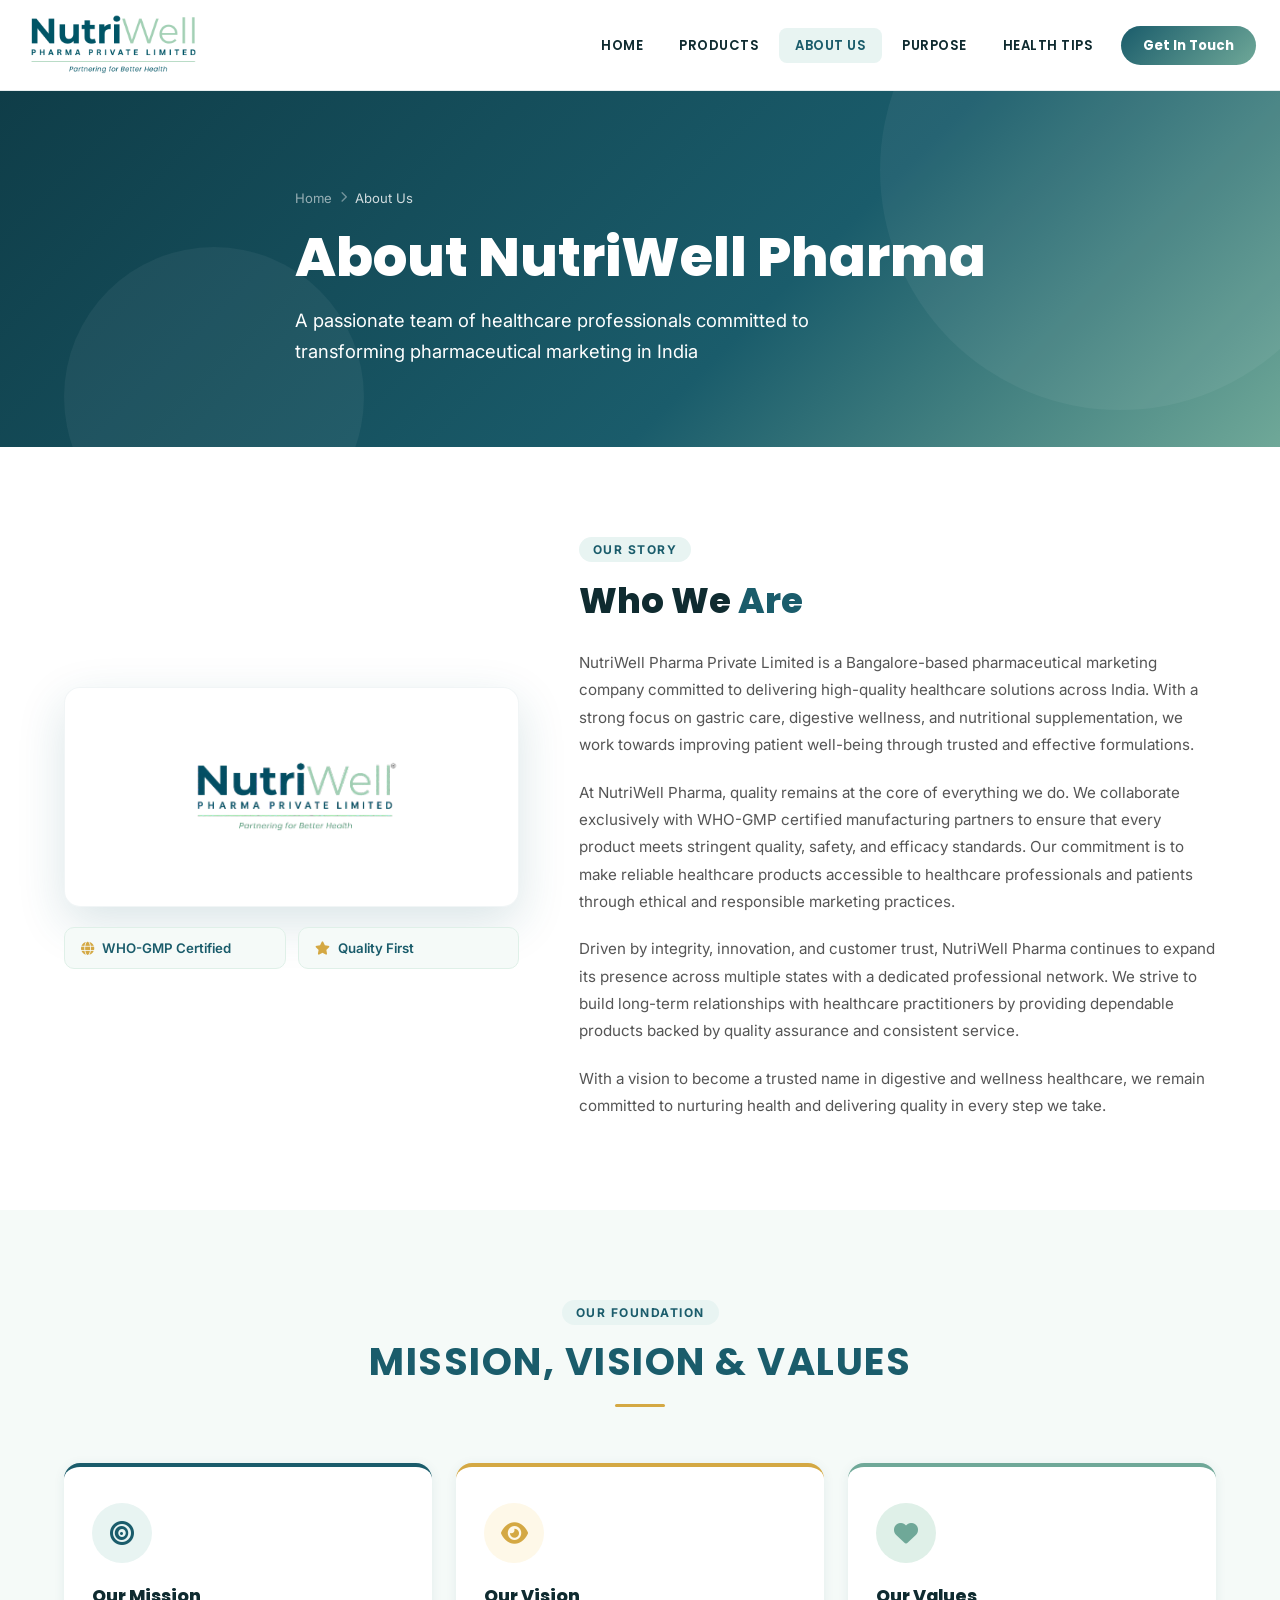
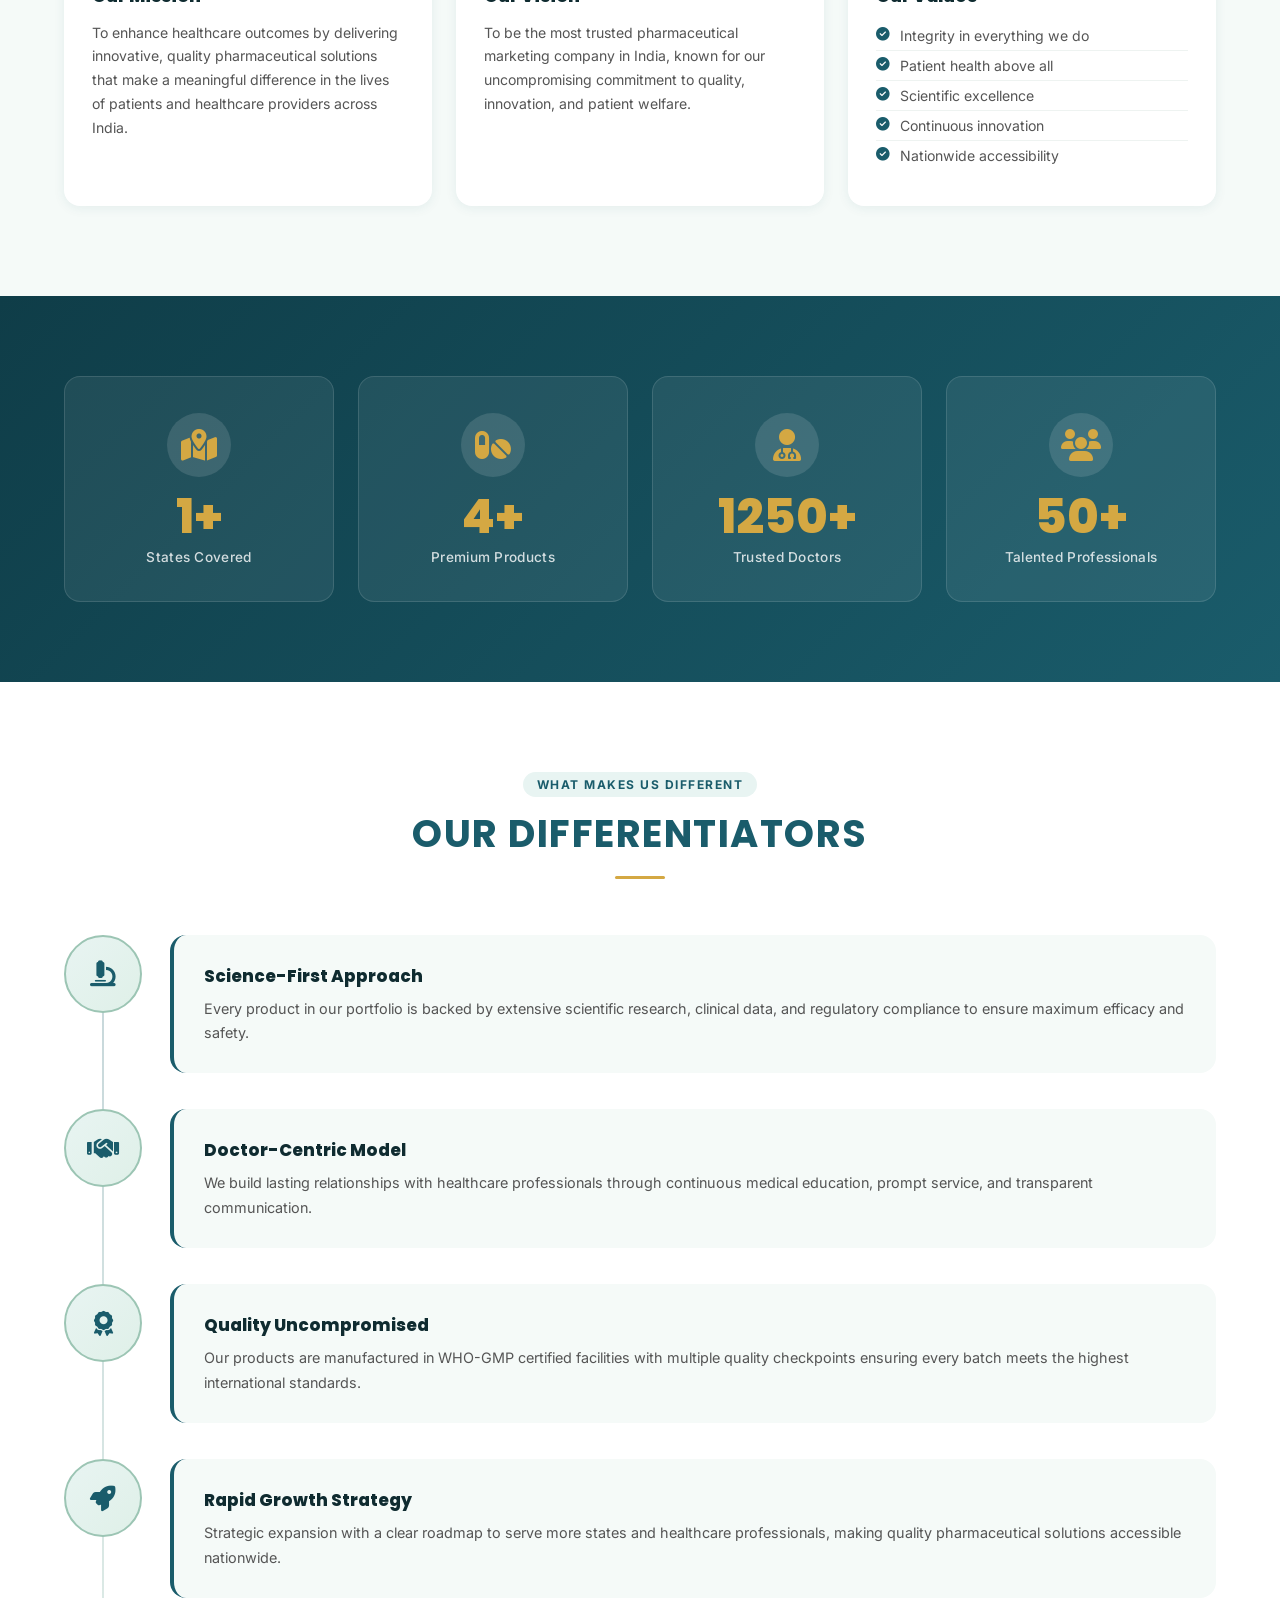
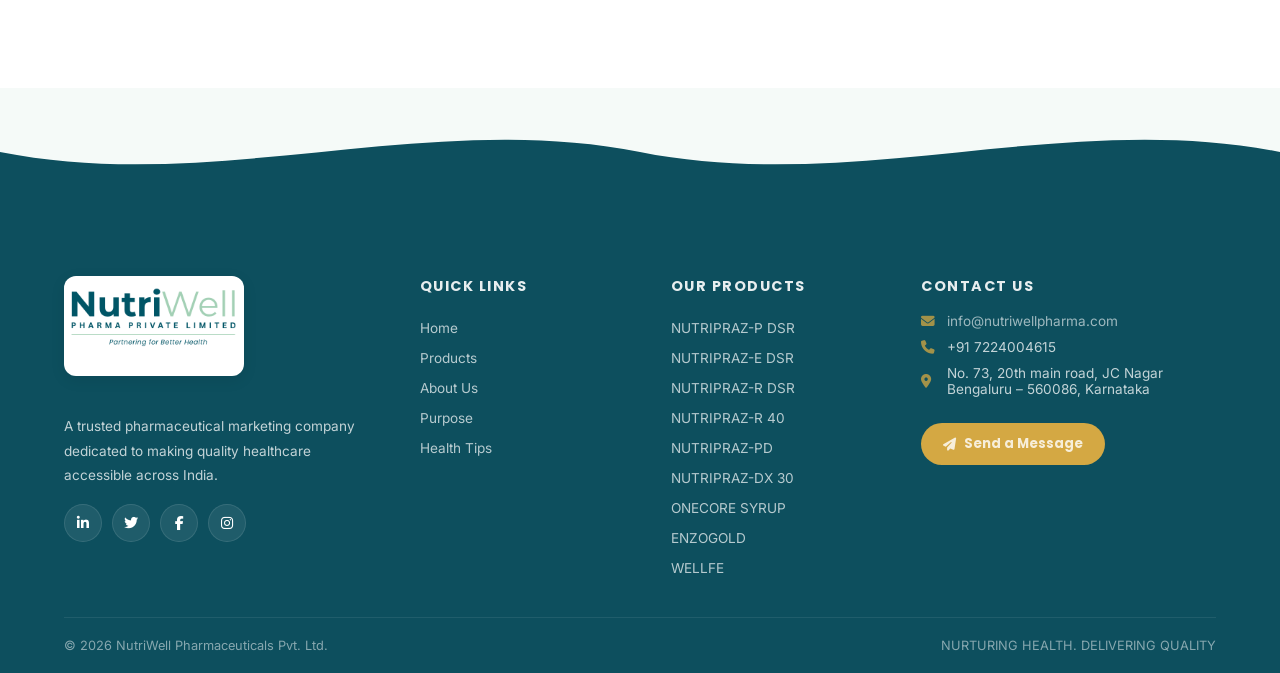
<file: about.html>
<!DOCTYPE html>
<html lang="en">
<head>
  <meta charset="UTF-8" />
  <meta name="viewport" content="width=device-width, initial-scale=1.0" />

  <!-- ===== PRIMARY SEO ===== -->
  <title>About Us — NutriWell Pharma Private Limited</title>
  <meta name="description" content="Learn about NutriWell Pharma Private Limited — a Bangalore-based pharmaceutical marketing company committed to WHO-GMP quality healthcare. Our story, mission, vision and values." />
  <meta name="keywords" content="NutriWell Pharma about, pharmaceutical company Bangalore, WHO-GMP certified, healthcare mission, pharmaceutical marketing India" />
  <meta name="author" content="NutriWell Pharma Private Limited" />
  <meta name="robots" content="index, follow" />
  <link rel="canonical" href="https://www.nutriwellpharma.com/about.html" />

  <!-- ===== FAVICON ===== -->
  <link rel="icon" type="image/x-icon" href="images/favicon.ico" />
  <link rel="icon" type="image/png" sizes="16x16" href="images/favicon-16x16.png" />
  <link rel="icon" type="image/png" sizes="32x32" href="images/favicon-32x32.png" />
  <link rel="apple-touch-icon" sizes="180x180" href="images/apple-touch-icon.png" />
  <link rel="manifest" href="images/site.webmanifest" />
  <meta name="theme-color" content="#0d4f5e" />
  <meta name="msapplication-TileColor" content="#0d4f5e" />
  <meta name="msapplication-TileImage" content="images/android-chrome-192x192.png" />

  <!-- ===== OPEN GRAPH (Facebook / LinkedIn / WhatsApp) ===== -->
  <meta property="og:type" content="website" />
  <meta property="og:url" content="https://www.nutriwellpharma.com/about.html" />
  <meta property="og:title" content="About Us — NutriWell Pharma Private Limited" />
  <meta property="og:description" content="Bangalore-based pharmaceutical marketing company committed to WHO-GMP quality healthcare. Trusted by 2500+ doctors across India." />
  <meta property="og:image" content="https://www.nutriwellpharma.com/images/favicon.png" />
  <meta property="og:image:width" content="1200" />
  <meta property="og:image:height" content="630" />
  <meta property="og:site_name" content="NutriWell Pharma Private Limited" />
  <meta property="og:locale" content="en_IN" />

  <!-- ===== TWITTER CARD ===== -->
  <meta name="twitter:card" content="summary_large_image" />
  <meta name="twitter:site" content="@NutriWellPharma" />
  <meta name="twitter:title" content="About Us — NutriWell Pharma" />
  <meta name="twitter:description" content="Bangalore-based pharmaceutical marketing company committed to WHO-GMP quality healthcare. Trusted by 2500+ doctors across India." />
  <meta name="twitter:image" content="https://www.nutriwellpharma.com/images/favicon.png" />

  <link rel="preconnect" href="https://fonts.googleapis.com" />
  <link rel="preconnect" href="https://fonts.gstatic.com" crossorigin />
  <link href="https://fonts.googleapis.com/css2?family=Inter:wght@300;400;500;600;700;800;900&family=Playfair+Display:wght@400;600;700&family=Poppins:wght@400;600;700;800&family=DM+Sans:wght@400;500;700&display=swap" rel="stylesheet" />
  <link href="https://cdn.jsdelivr.net/npm/@fortawesome/fontawesome-free@6.4.0/css/all.min.css" rel="stylesheet" />
  <link rel="stylesheet" href="style.css" />
</head>

<body>

<!-- ===== NAVBAR ===== -->
<nav class="navbar" id="navbar">
  <div class="nav-container">
    <a href="index.html"><img src="images/Nutriwell_logo.png" alt="NutriWell Pharma Private Limited" class="logo-img nav-logo-img" /></a>
    <button class="nav-toggle" id="navToggle" aria-label="Toggle menu">
      <span></span><span></span><span></span>
    </button>
    <ul class="nav-menu" id="navMenu">
      <li><a href="index.html" class="nav-link">Home</a></li>
      <li><a href="products.html" class="nav-link">Products</a></li>
      <li><a href="about.html" class="nav-link active">About Us</a></li>
      <li><a href="purpose.html" class="nav-link">Purpose</a></li>
      <li><a href="health-tips.html" class="nav-link">Health Tips</a></li>
      <li><a href="contact.html" class="nav-cta">Get In Touch</a></li>
    </ul>
  </div>
</nav>

<!-- ===================== ABOUT US PAGE ===================== -->

  <!-- Page Hero -->
  <div class="about-hero">
    <div class="about-hero-shapes">
      <div class="ah-shape ah-shape-1"></div>
      <div class="ah-shape ah-shape-2"></div>
    </div>
    <div class="container">
      <div class="about-breadcrumb fade-up">
        <a href="index.html" style="opacity:0.7">Home</a>
        <i class="fas fa-chevron-right" style="font-size:0.7rem;margin:0 8px;opacity:0.5"></i>
        <span>About Us</span>
      </div>
      <h1 class="about-hero-title fade-up">About NutriWell Pharma</h1>
      <p class="about-hero-sub fade-up delay-1">A passionate team of healthcare professionals committed to transforming pharmaceutical marketing in India</p>
    </div>
  </div>

  <!-- Our Story -->
  <section class="about-story-sec">
    <div class="container">
      <div class="about-story-grid">
        <div class="about-story-visual fade-up">
          <div class="asv-main">
            <img src="images/NutriWell.svg" alt="NutriWell Pharma" class="about-main-logo" />
          </div>
          <div class="asv-badges">
            <div class="asv-badge-item"><i class="fas fa-globe"></i> WHO-GMP Certified</div>
            <div class="asv-badge-item"><i class="fas fa-star"></i> Quality First</div>
          </div>
        </div>
        <div class="about-story-content fade-up delay-2">
          <div class="about-section-tag">Our Story</div>
          <h2 class="about-section-title">Who We <span class="text-teal-highlight">Are</span></h2>
          <p>NutriWell Pharma Private Limited is a Bangalore-based pharmaceutical marketing company committed to delivering high-quality healthcare solutions across India. With a strong focus on gastric care, digestive wellness, and nutritional supplementation, we work towards improving patient well-being through trusted and effective formulations.</p>
          <br/>
          <p>At NutriWell Pharma, quality remains at the core of everything we do. We collaborate exclusively with WHO-GMP certified manufacturing partners to ensure that every product meets stringent quality, safety, and efficacy standards. Our commitment is to make reliable healthcare products accessible to healthcare professionals and patients through ethical and responsible marketing practices.</p>
          <br/>
          <p>Driven by integrity, innovation, and customer trust, NutriWell Pharma continues to expand its presence across multiple states with a dedicated professional network. We strive to build long-term relationships with healthcare practitioners by providing dependable products backed by quality assurance and consistent service.</p>
          <br/>
          <p>With a vision to become a trusted name in digestive and wellness healthcare, we remain committed to nurturing health and delivering quality in every step we take.</p>
        </div>
      </div>
    </div>
  </section>

  <!-- Mission Vision Values -->
  <section class="about-mvv-sec">
    <div class="container">
      <div class="sec-head fade-up">
        <div class="about-section-tag" style="display:inline-block;margin-bottom:8px">Our Foundation</div>
        <h2>Mission, Vision &amp; <span class="text-teal-highlight">Values</span></h2>
        <div class="line"></div>
      </div>
      <div class="about-mvv-grid">
        <div class="about-mvv-card mvv-mission fade-up delay-1">
          <div class="about-mvv-icon"><i class="fas fa-bullseye"></i></div>
          <h3>Our Mission</h3>
          <p>To enhance healthcare outcomes by delivering innovative, quality pharmaceutical solutions that make a meaningful difference in the lives of patients and healthcare providers across India.</p>
        </div>
        <div class="about-mvv-card mvv-vision fade-up delay-2">
          <div class="about-mvv-icon"><i class="fas fa-eye"></i></div>
          <h3>Our Vision</h3>
          <p>To be the most trusted pharmaceutical marketing company in India, known for our uncompromising commitment to quality, innovation, and patient welfare.</p>
        </div>
        <div class="about-mvv-card mvv-values fade-up delay-3">
          <div class="about-mvv-icon"><i class="fas fa-heart"></i></div>
          <h3>Our Values</h3>
          <ul class="about-values-list">
            <li><i class="fas fa-check-circle"></i> Integrity in everything we do</li>
            <li><i class="fas fa-check-circle"></i> Patient health above all</li>
            <li><i class="fas fa-check-circle"></i> Scientific excellence</li>
            <li><i class="fas fa-check-circle"></i> Continuous innovation</li>
            <li><i class="fas fa-check-circle"></i> Nationwide accessibility</li>
          </ul>
        </div>
      </div>
    </div>
  </section>

  <!-- Stats Section -->
  <section class="about-stats-sec">
    <div class="container">
      <div class="about-stats-grid">
        <div class="about-stat-card fade-up delay-1">
          <div class="about-stat-icon"><i class="fas fa-map-marked-alt"></i></div>
          <div class="about-stat-num" data-target="3" data-suffix="+">0+</div>
          <div class="about-stat-label">States Covered</div>
        </div>
        <div class="about-stat-card fade-up delay-2">
          <div class="about-stat-icon"><i class="fas fa-pills"></i></div>
          <div class="about-stat-num" data-target="8" data-suffix="+">0+</div>
          <div class="about-stat-label">Premium Products</div>
        </div>
        <div class="about-stat-card fade-up delay-3">
          <div class="about-stat-icon"><i class="fas fa-user-md"></i></div>
          <div class="about-stat-num" data-target="2500" data-suffix="+">0+</div>
          <div class="about-stat-label">Trusted Doctors</div>
        </div>
        <div class="about-stat-card fade-up delay-4">
          <div class="about-stat-icon"><i class="fas fa-users"></i></div>
          <div class="about-stat-num" data-target="100" data-suffix="+">0+</div>
          <div class="about-stat-label">Talented Professionals</div>
        </div>
      </div>
    </div>
  </section>

  <!-- Differentiators -->
  <section class="about-diff-sec">
    <div class="container">
      <div class="sec-head fade-up">
        <div class="about-section-tag" style="display:inline-block;margin-bottom:8px">What Makes Us Different</div>
        <h2>Our <span class="text-teal-highlight">Differentiators</span></h2>
        <div class="line"></div>
      </div>
      <div class="about-diff-timeline">
        <div class="adt-item fade-up delay-1">
          <div class="adt-icon"><i class="fas fa-microscope"></i></div>
          <div class="adt-content">
            <h3>Science-First Approach</h3>
            <p>Every product in our portfolio is backed by extensive scientific research, clinical data, and regulatory compliance to ensure maximum efficacy and safety.</p>
          </div>
        </div>
        <div class="adt-item fade-up delay-2">
          <div class="adt-icon"><i class="fas fa-handshake"></i></div>
          <div class="adt-content">
            <h3>Doctor-Centric Model</h3>
            <p>We build lasting relationships with healthcare professionals through continuous medical education, prompt service, and transparent communication.</p>
          </div>
        </div>
        <div class="adt-item fade-up delay-3">
          <div class="adt-icon"><i class="fas fa-award"></i></div>
          <div class="adt-content">
            <h3>Quality Uncompromised</h3>
            <p>Our products are manufactured in WHO-GMP certified facilities with multiple quality checkpoints ensuring every batch meets the highest international standards.</p>
          </div>
        </div>
        <div class="adt-item fade-up delay-4">
          <div class="adt-icon"><i class="fas fa-rocket"></i></div>
          <div class="adt-content">
            <h3>Rapid Growth Strategy</h3>
            <p>Strategic expansion with a clear roadmap to serve more states and healthcare professionals, making quality pharmaceutical solutions accessible nationwide.</p>
          </div>
        </div>
      </div>
    </div>
  </section>

<!-- ===================== FOOTER ===================== -->
<footer class="footer">
  <div class="footer-wave">
    <svg viewBox="0 0 1200 120" preserveAspectRatio="none">
      <path d="M0,60 C200,100 400,20 600,60 C800,100 1000,20 1200,60 L1200,120 L0,120 Z" fill="#0d4f5e"/>
    </svg>
  </div>
  <div class="footer-content">
    <div class="footer-grid">
      <div class="footer-brand">
        <div class="footer-logo">
          <img src="images/Nutriwell_logo.png" alt="NutriWell Pharma Private Limited" class="logo-img logo-footer" />
        </div>
        <p class="footer-desc">A trusted pharmaceutical marketing company dedicated to making quality healthcare accessible across India.</p>
        <div class="footer-social">
          <a href="#" aria-label="LinkedIn"><i class="fab fa-linkedin-in"></i></a>
          <a href="#" aria-label="Twitter"><i class="fab fa-twitter"></i></a>
          <a href="#" aria-label="Facebook"><i class="fab fa-facebook-f"></i></a>
          <a href="#" aria-label="Instagram"><i class="fab fa-instagram"></i></a>
        </div>
      </div>
      <div class="footer-links">
        <h4>Quick Links</h4>
        <ul>
          <li><a href="index.html">Home</a></li>
          <li><a href="products.html">Products</a></li>
          <li><a href="about.html">About Us</a></li>
          <li><a href="purpose.html">Purpose</a></li>
          <li><a href="health-tips.html">Health Tips</a></li>
        </ul>
      </div>
      <div class="footer-links">
        <h4>Our Products</h4>
        <ul>
          <li><a href="products.html">NUTRIPRAZ-P DSR</a></li>
          <li><a href="products.html">NUTRIPRAZ-E DSR</a></li>
          <li><a href="products.html">NUTRIPRAZ-R DSR</a></li>
          <li><a href="products.html">NUTRIPRAZ-R 40</a></li>
          <li><a href="products.html">NUTRIPRAZ-PD</a></li>
          <li><a href="products.html">NUTRIPRAZ-DX 30</a></li>
          <li><a href="products.html">ONECORE SYRUP</a></li>
          <li><a href="products.html">ENZOGOLD</a></li>
          <li><a href="products.html">WELLFE</a></li>
        </ul>
      </div>
      <div class="footer-contact">
        <h4>Contact Us</h4>
        <p><i class="fas fa-envelope"></i> <a href="mailto:info@nutriwellpharma.com">info@nutriwellpharma.com</a></p>
        <p><i class="fas fa-phone"></i> +91 7224004615</p>
        <p><i class="fas fa-map-marker-alt"></i>No. 73, 20th main road, JC Nagar <br/> Bengaluru – 560086, Karnataka</p>
        <a href="contact.html" class="footer-contact-btn">
          <i class="fas fa-paper-plane"></i> Send a Message
        </a>
      </div>
    </div>
    <div class="footer-bottom">
      <p>&copy; 2026 NutriWell Pharmaceuticals Pvt. Ltd.</p>
      <p>NURTURING HEALTH. DELIVERING QUALITY</p>
    </div>
  </div>
</footer>

<script src="script.js"></script>
</body>
</html>
</file>
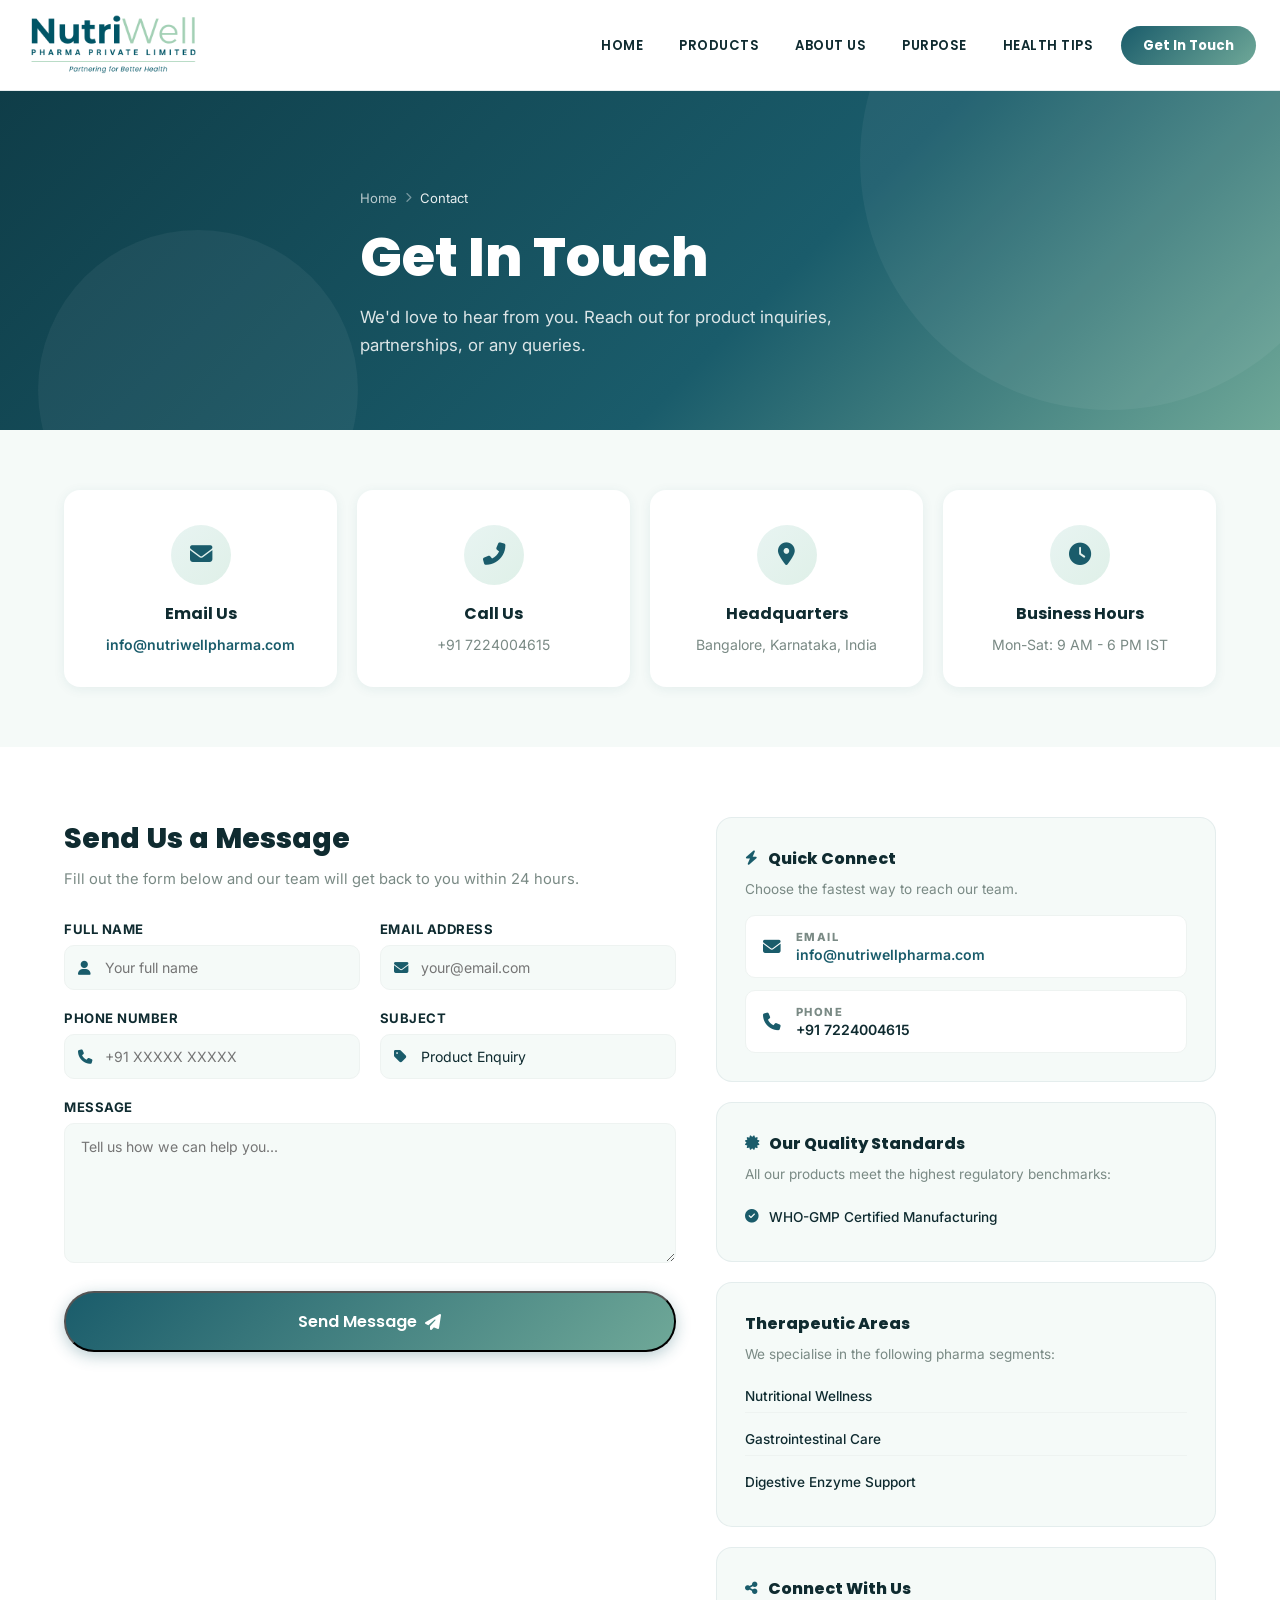
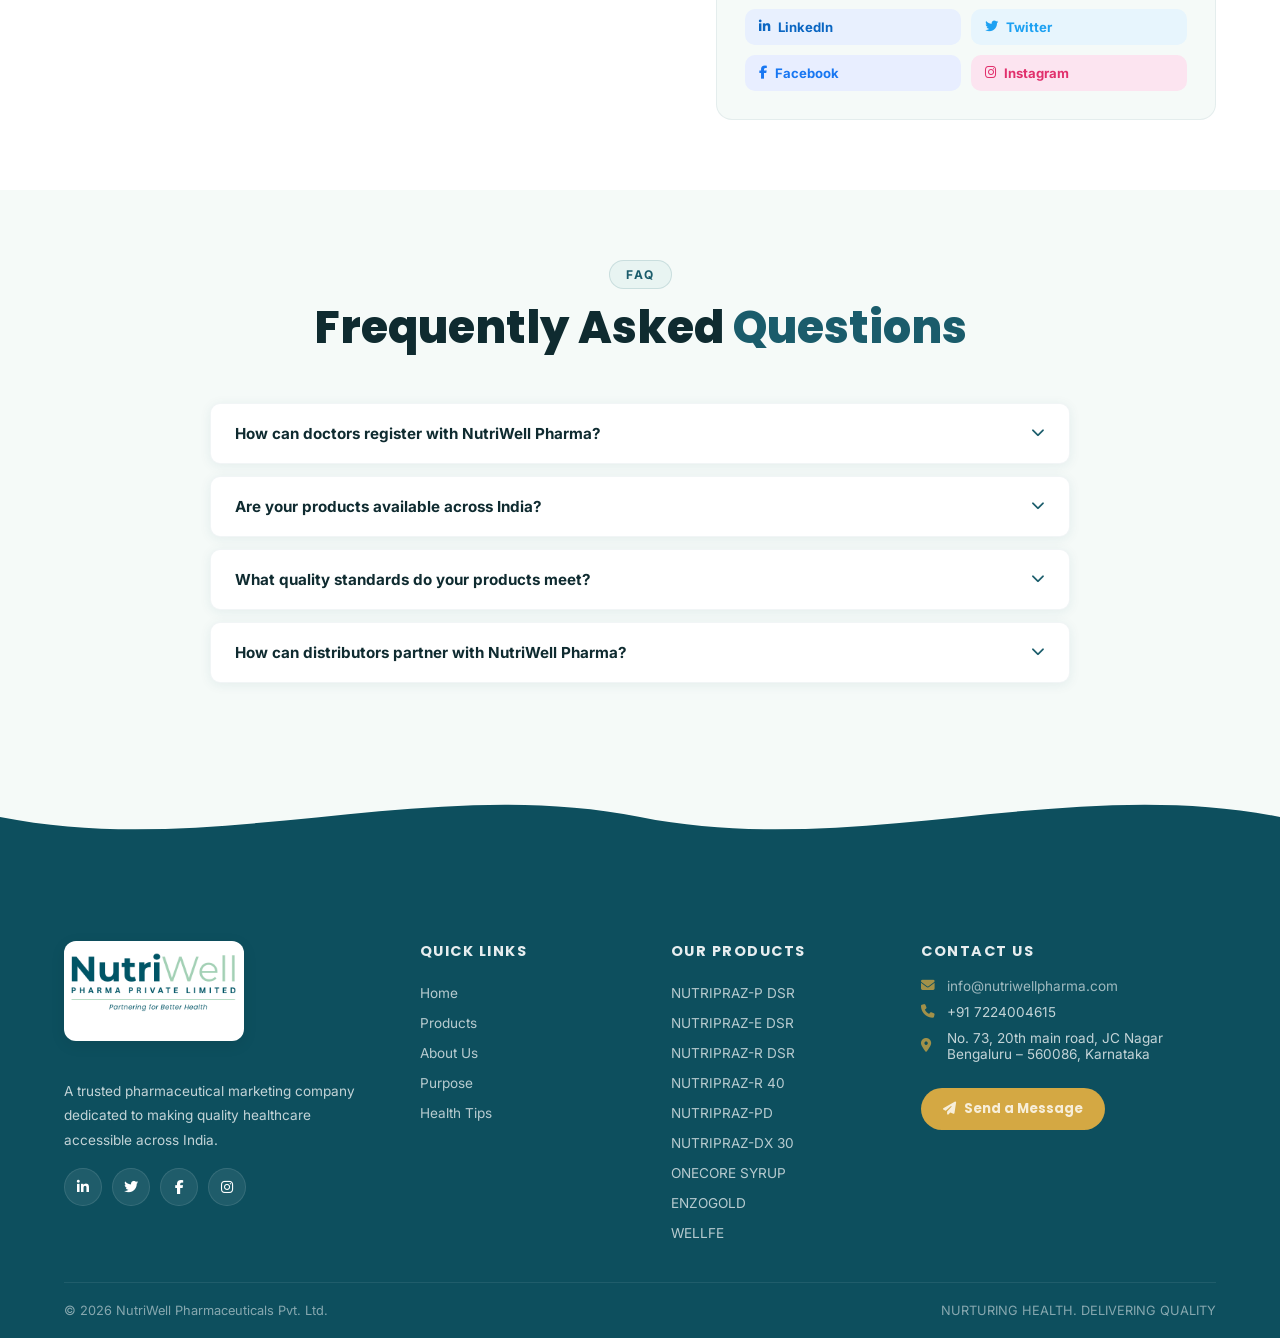
<file: contact.html>
<!DOCTYPE html>
<html lang="en">
<head>
  <meta charset="UTF-8" />
  <meta name="viewport" content="width=device-width, initial-scale=1.0" />

  <!-- ===== PRIMARY SEO ===== -->
  <title>Contact Us — NutriWell Pharma Private Limited</title>
  <meta name="description" content="Contact NutriWell Pharma Private Limited — for product inquiries, doctor registrations, distribution partnerships. Call +91 7224004615 or email info@nutriwellpharma.com." />
  <meta name="keywords" content="contact NutriWell Pharma, pharmaceutical inquiry Bangalore, doctor registration, distribution partner, NutriWell contact" />
  <meta name="author" content="NutriWell Pharma Private Limited" />
  <meta name="robots" content="index, follow" />
  <link rel="canonical" href="https://www.nutriwellpharma.com/contact.html" />

  <!-- ===== FAVICON ===== -->
  <link rel="icon" type="image/x-icon" href="images/favicon.ico" />
  <link rel="icon" type="image/png" sizes="16x16" href="images/favicon-16x16.png" />
  <link rel="icon" type="image/png" sizes="32x32" href="images/favicon-32x32.png" />
  <link rel="apple-touch-icon" sizes="180x180" href="images/apple-touch-icon.png" />
  <link rel="manifest" href="images/site.webmanifest" />
  <meta name="theme-color" content="#0d4f5e" />
  <meta name="msapplication-TileColor" content="#0d4f5e" />
  <meta name="msapplication-TileImage" content="images/android-chrome-192x192.png" />

  <!-- ===== OPEN GRAPH (Facebook / LinkedIn / WhatsApp) ===== -->
  <meta property="og:type" content="website" />
  <meta property="og:url" content="https://www.nutriwellpharma.com/contact.html" />
  <meta property="og:title" content="Contact Us — NutriWell Pharma Private Limited" />
  <meta property="og:description" content="Reach out to NutriWell Pharma for product inquiries, doctor registrations, or distribution partnerships. We're here to help!" />
  <meta property="og:image" content="https://www.nutriwellpharma.com/images/favicon.png" />
  <meta property="og:image:width" content="1200" />
  <meta property="og:image:height" content="630" />
  <meta property="og:site_name" content="NutriWell Pharma Private Limited" />
  <meta property="og:locale" content="en_IN" />

  <!-- ===== TWITTER CARD ===== -->
  <meta name="twitter:card" content="summary_large_image" />
  <meta name="twitter:site" content="@NutriWellPharma" />
  <meta name="twitter:title" content="Contact Us — NutriWell Pharma" />
  <meta name="twitter:description" content="Reach out to NutriWell Pharma for product inquiries, doctor registrations, or distribution partnerships." />
  <meta name="twitter:image" content="https://www.nutriwellpharma.com/images/favicon.png" />

  <link rel="preconnect" href="https://fonts.googleapis.com" />
  <link rel="preconnect" href="https://fonts.gstatic.com" crossorigin />
  <link href="https://fonts.googleapis.com/css2?family=Inter:wght@300;400;500;600;700;800;900&family=Playfair+Display:wght@400;600;700&family=Poppins:wght@400;600;700;800&family=DM+Sans:wght@400;500;700&display=swap" rel="stylesheet" />
  <link href="https://cdn.jsdelivr.net/npm/@fortawesome/fontawesome-free@6.4.0/css/all.min.css" rel="stylesheet" />
  <link rel="stylesheet" href="style.css" />
</head>

<body>

<!-- ===== NAVBAR ===== -->
<nav class="navbar" id="navbar">
  <div class="nav-container">
    <a href="index.html"><img src="images/Nutriwell_logo.png" alt="NutriWell Pharma Private Limited" class="logo-img nav-logo-img" /></a>
    <button class="nav-toggle" id="navToggle" aria-label="Toggle menu">
      <span></span><span></span><span></span>
    </button>
    <ul class="nav-menu" id="navMenu">
      <li><a href="index.html" class="nav-link">Home</a></li>
      <li><a href="products.html" class="nav-link">Products</a></li>
      <li><a href="about.html" class="nav-link">About Us</a></li>
      <li><a href="purpose.html" class="nav-link">Purpose</a></li>
      <li><a href="health-tips.html" class="nav-link">Health Tips</a></li>
      <li><a href="contact.html" class="nav-cta">Get In Touch</a></li>
    </ul>
  </div>
</nav>

<!-- ===================== CONTACT PAGE ===================== -->

  <!-- Page Hero -->
  <section class="page-hero">
    <div class="page-hero-bg">
      <div class="ph-shape ph-shape-1"></div>
      <div class="ph-shape ph-shape-2"></div>
    </div>
    <div class="container">
      <div class="breadcrumb">
        <a href="index.html">Home</a>
        <i class="fas fa-chevron-right"></i>
        <span>Contact</span>
      </div>
      <h1 class="page-title">Get In Touch</h1>
      <p class="page-subtitle">We'd love to hear from you. Reach out for product inquiries, partnerships, or any queries.</p>
    </div>
  </section>

  <!-- Contact Info Cards -->
  <section class="contact-cards-section">
    <div class="container">
      <div class="contact-cards-grid">
        <div class="contact-info-card animate-on-scroll">
          <div class="cic-icon"><i class="fas fa-envelope"></i></div>
          <h3>Email Us</h3>
          <p><a href="mailto:info@nutriwellpharma.com">info@nutriwellpharma.com</a></p>
        </div>
        <div class="contact-info-card animate-on-scroll">
          <div class="cic-icon"><i class="fas fa-phone-alt"></i></div>
          <h3>Call Us</h3>
          <p>+91 7224004615</p>
        </div>
        <div class="contact-info-card animate-on-scroll">
          <div class="cic-icon"><i class="fas fa-map-marker-alt"></i></div>
          <h3>Headquarters</h3>
          <p>Bangalore, Karnataka, India</p>
        </div>
        <div class="contact-info-card animate-on-scroll">
          <div class="cic-icon"><i class="fas fa-clock"></i></div>
          <h3>Business Hours</h3>
          <p>Mon-Sat: 9 AM - 6 PM IST</p>
        </div>
      </div>
    </div>
  </section>

  <!-- Contact Form + Side Cards -->
  <section class="contact-main-section">
    <div class="container">
      <div class="contact-main-grid">
        <div>
          <div class="cf-header">
            <h2>Send Us a Message</h2>
            <p>Fill out the form below and our team will get back to you within 24 hours.</p>
          </div>
          <form class="contact-form" id="contactPageForm" onsubmit="handleContactSubmit(event)">
            <div class="form-row">
              <div class="form-group">
                <label>Full Name</label>
                <div class="form-input-wrap">
                  <i class="fas fa-user"></i>
                  <input type="text" id="cpName" placeholder="Your full name" required />
                </div>
              </div>
              <div class="form-group">
                <label>Email Address</label>
                <div class="form-input-wrap">
                  <i class="fas fa-envelope"></i>
                  <input type="email" id="cpEmail" placeholder="your@email.com" required />
                </div>
              </div>
            </div>
            <div class="form-row">
              <div class="form-group">
                <label>Phone Number</label>
                <div class="form-input-wrap">
                  <i class="fas fa-phone"></i>
                  <input type="tel" id="cpPhone" placeholder="+91 XXXXX XXXXX" />
                </div>
              </div>
              <div class="form-group">
                <label>Subject</label>
                <div class="form-input-wrap form-select-wrap">
                  <i class="fas fa-tag"></i>
                  <select id="cpSubject">
                    <option>Product Enquiry</option>
                    <option>Partnership</option>
                    <option>Doctor Registration</option>
                    <option>Distribution</option>
                    <option>Other</option>
                  </select>
                </div>
              </div>
            </div>
            <div class="form-group">
              <label>Message</label>
              <div class="form-textarea-wrap">
                <textarea id="cpMessage" rows="5" placeholder="Tell us how we can help you..." required></textarea>
              </div>
            </div>
            <button type="submit" class="btn-primary form-submit" id="cpSubmitBtn">Send Message <i class="fas fa-paper-plane"></i></button>
            <div class="form-success" id="cpFormSuccess" style="display:none">
              <i class="fas fa-check-circle"></i>
              <span>Message sent successfully! We'll get back to you within 24 hours.</span>
            </div>
          </form>
        </div>
        <div>
          <div class="contact-side-card">
            <h3><i class="fas fa-bolt"></i> Quick Connect</h3>
            <p>Choose the fastest way to reach our team.</p>
            <div class="qc-options">
              <div class="qc-option">
                <i class="fas fa-envelope"></i>
                <div>
                  <span>EMAIL</span>
                  <p><a href="mailto:info@nutriwellpharma.com">info@nutriwellpharma.com</a></p>
                </div>
              </div>
              <div class="qc-option">
                <i class="fas fa-phone"></i>
                <div>
                  <span>PHONE</span>
                  <p>+91 7224004615</p>
                </div>
              </div>
            </div>
          </div>
          <br/>
          <div class="contact-side-card">
            <h3><i class="fas fa-certificate"></i> Our Quality Standards</h3>
            <p>All our products meet the highest regulatory benchmarks:</p>
            <div class="coverage-list">
              <div class="coverage-item"><i class="fas fa-check-circle"></i> WHO-GMP Certified Manufacturing</div>
            </div>
          </div>
          <br/>
          <div class="contact-side-card">
            <h3> Therapeutic Areas</h3>
            <p>We specialise in the following pharma segments:</p>
            <div class="coverage-list">
              <div class="coverage-item"> Nutritional Wellness</div>
              <div class="coverage-item"> Gastrointestinal Care</div>
              <div class="coverage-item"> Digestive Enzyme Support</div>
            </div>
          </div>
          <br/>
          <div class="contact-side-card">
            <h3><i class="fas fa-share-alt"></i> Connect With Us</h3>
            <div class="social-links-contact">
              <a href="#" class="social-link sl-linkedin"><i class="fab fa-linkedin-in"></i> LinkedIn</a>
              <a href="#" class="social-link sl-twitter"><i class="fab fa-twitter"></i> Twitter</a>
              <a href="#" class="social-link sl-facebook"><i class="fab fa-facebook-f"></i> Facebook</a>
              <a href="#" class="social-link sl-instagram"><i class="fab fa-instagram"></i> Instagram</a>
            </div>
          </div>
        </div>
      </div>
    </div>
  </section>

  <!-- FAQ Section -->
  <section class="faq-section">
    <div class="container">
      <div class="section-header animate-on-scroll">
        <div class="section-tag">FAQ</div>
        <h2 class="section-title">Frequently Asked <span class="text-teal">Questions</span></h2>
      </div>
      <div class="faq-grid">
        <div class="faq-item">
          <div class="faq-question">How can doctors register with NutriWell Pharma? <i class="fas fa-chevron-down"></i></div>
          <div class="faq-answer"><p>Doctors can reach out to us via phone or email, and our medical representative in your area will get in touch with you promptly to facilitate registration and provide product information.</p></div>
        </div>
        <div class="faq-item">
          <div class="faq-question">Are your products available across India? <i class="fas fa-chevron-down"></i></div>
          <div class="faq-answer"><p>Currently, we operate across 3+ states and are actively expanding our presence. Contact us to check availability in your region.</p></div>
        </div>
        <div class="faq-item">
          <div class="faq-question">What quality standards do your products meet? <i class="fas fa-chevron-down"></i></div>
          <div class="faq-answer"><p>All our products are manufactured in WHO-GMP certified facilities, tested in NABL accredited laboratories, and comply with all DCGI requirements.</p></div>
        </div>
        <div class="faq-item">
          <div class="faq-question">How can distributors partner with NutriWell Pharma? <i class="fas fa-chevron-down"></i></div>
          <div class="faq-answer"><p>We welcome distribution partners. Please contact us through our inquiry form or call our business development team to discuss partnership opportunities in your region.</p></div>
        </div>
      </div>
    </div>
  </section>

<!-- ===================== FOOTER ===================== -->
<footer class="footer">
  <div class="footer-wave">
    <svg viewBox="0 0 1200 120" preserveAspectRatio="none">
      <path d="M0,60 C200,100 400,20 600,60 C800,100 1000,20 1200,60 L1200,120 L0,120 Z" fill="#0d4f5e"/>
    </svg>
  </div>
  <div class="footer-content">
    <div class="footer-grid">
      <div class="footer-brand">
        <div class="footer-logo">
          <img src="images/Nutriwell_logo.png" alt="NutriWell Pharma Private Limited" class="logo-img logo-footer" />
        </div>
        <p class="footer-desc">A trusted pharmaceutical marketing company dedicated to making quality healthcare accessible across India.</p>
        <div class="footer-social">
          <a href="#" aria-label="LinkedIn"><i class="fab fa-linkedin-in"></i></a>
          <a href="#" aria-label="Twitter"><i class="fab fa-twitter"></i></a>
          <a href="#" aria-label="Facebook"><i class="fab fa-facebook-f"></i></a>
          <a href="#" aria-label="Instagram"><i class="fab fa-instagram"></i></a>
        </div>
      </div>
      <div class="footer-links">
        <h4>Quick Links</h4>
        <ul>
          <li><a href="index.html">Home</a></li>
          <li><a href="products.html">Products</a></li>
          <li><a href="about.html">About Us</a></li>
          <li><a href="purpose.html">Purpose</a></li>
          <li><a href="health-tips.html">Health Tips</a></li>
        </ul>
      </div>
      <div class="footer-links">
        <h4>Our Products</h4>
        <ul>
          <li><a href="products.html">NUTRIPRAZ-P DSR</a></li>
          <li><a href="products.html">NUTRIPRAZ-E DSR</a></li>
          <li><a href="products.html">NUTRIPRAZ-R DSR</a></li>
          <li><a href="products.html">NUTRIPRAZ-R 40</a></li>
          <li><a href="products.html">NUTRIPRAZ-PD</a></li>
          <li><a href="products.html">NUTRIPRAZ-DX 30</a></li>
          <li><a href="products.html">ONECORE SYRUP</a></li>
          <li><a href="products.html">ENZOGOLD</a></li>
          <li><a href="products.html">WELLFE</a></li>
        </ul>
      </div>
      <div class="footer-contact">
        <h4>Contact Us</h4>
        <p><i class="fas fa-envelope"></i> <a href="mailto:info@nutriwellpharma.com">info@nutriwellpharma.com</a></p>
        <p><i class="fas fa-phone"></i> +91 7224004615</p>
        <p><i class="fas fa-map-marker-alt"></i>No. 73, 20th main road, JC Nagar <br/> Bengaluru – 560086, Karnataka</p>
        <a href="contact.html" class="footer-contact-btn">
          <i class="fas fa-paper-plane"></i> Send a Message
        </a>
      </div>
    </div>
    <div class="footer-bottom">
      <p>&copy; 2026 NutriWell Pharmaceuticals Pvt. Ltd.</p>
      <p>NURTURING HEALTH. DELIVERING QUALITY</p>
    </div>
  </div>
</footer>

<script src="script.js"></script>
</body>
</html>
</file>
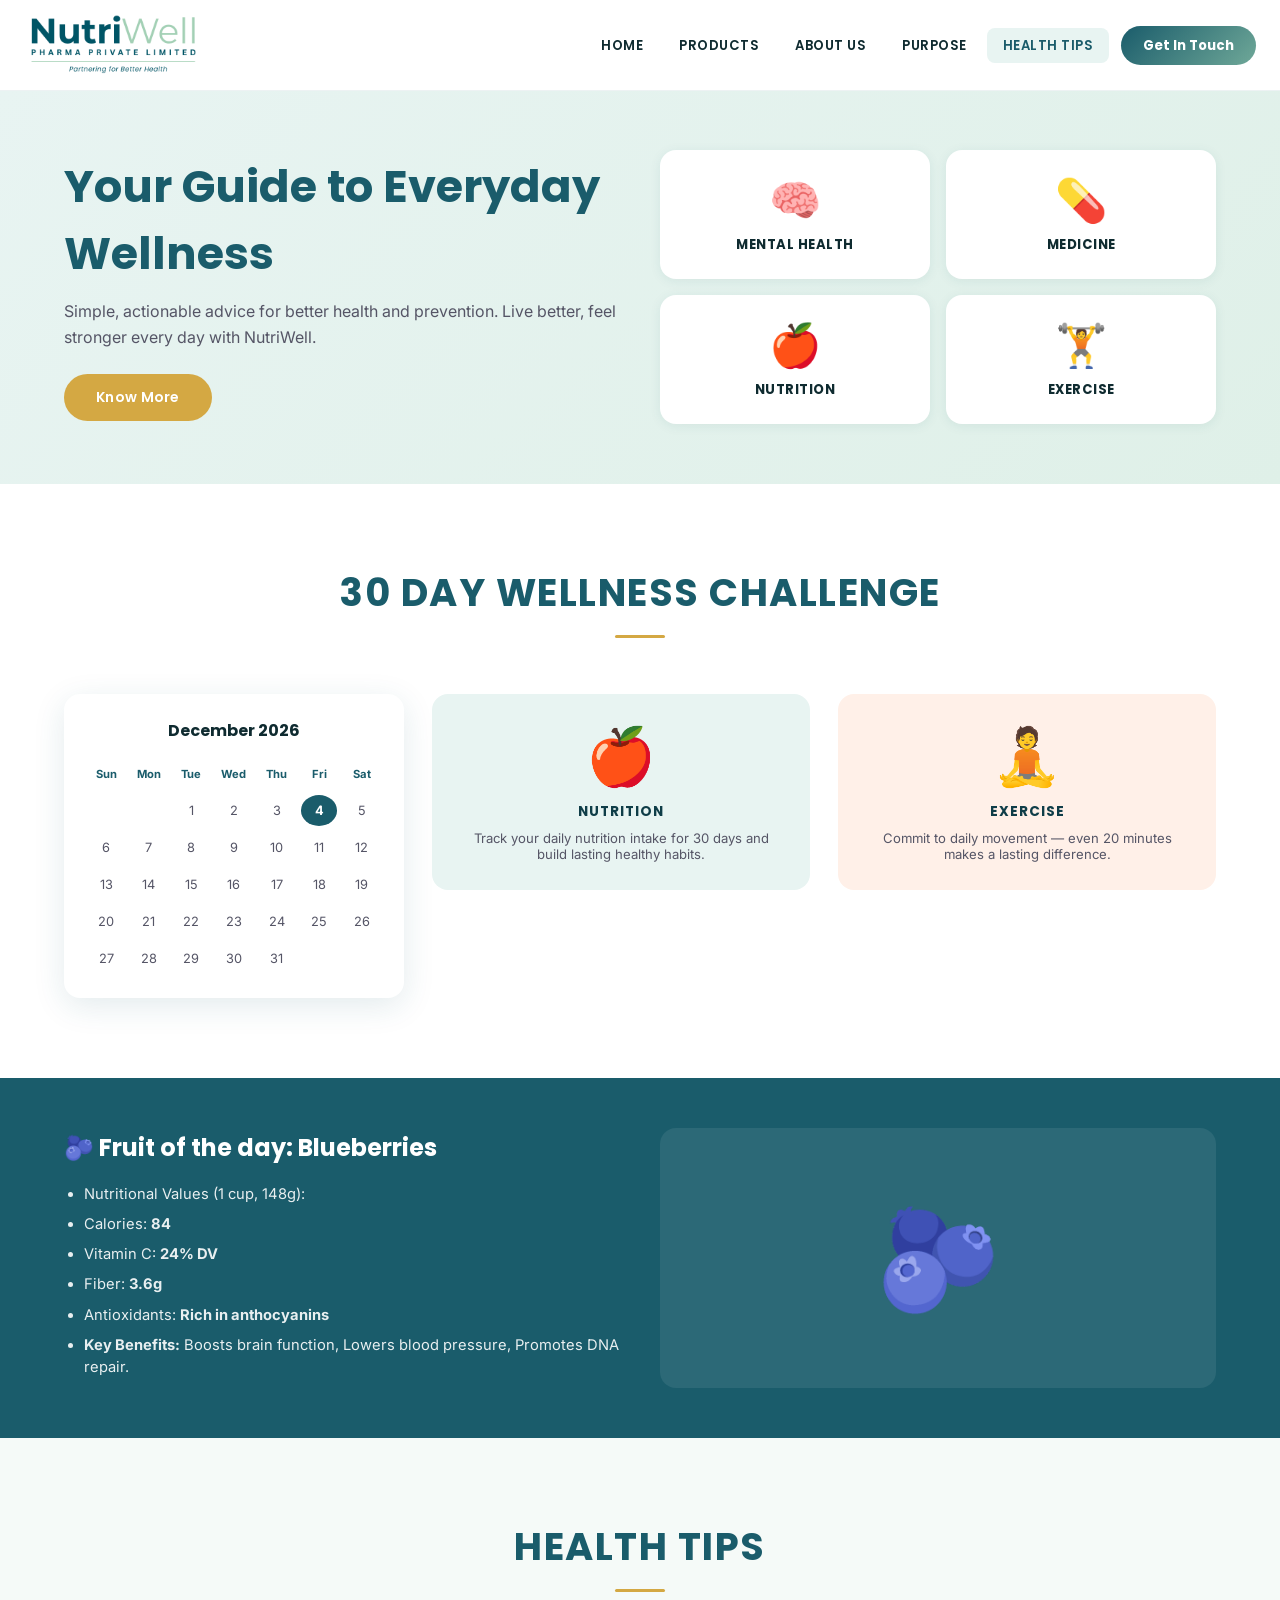
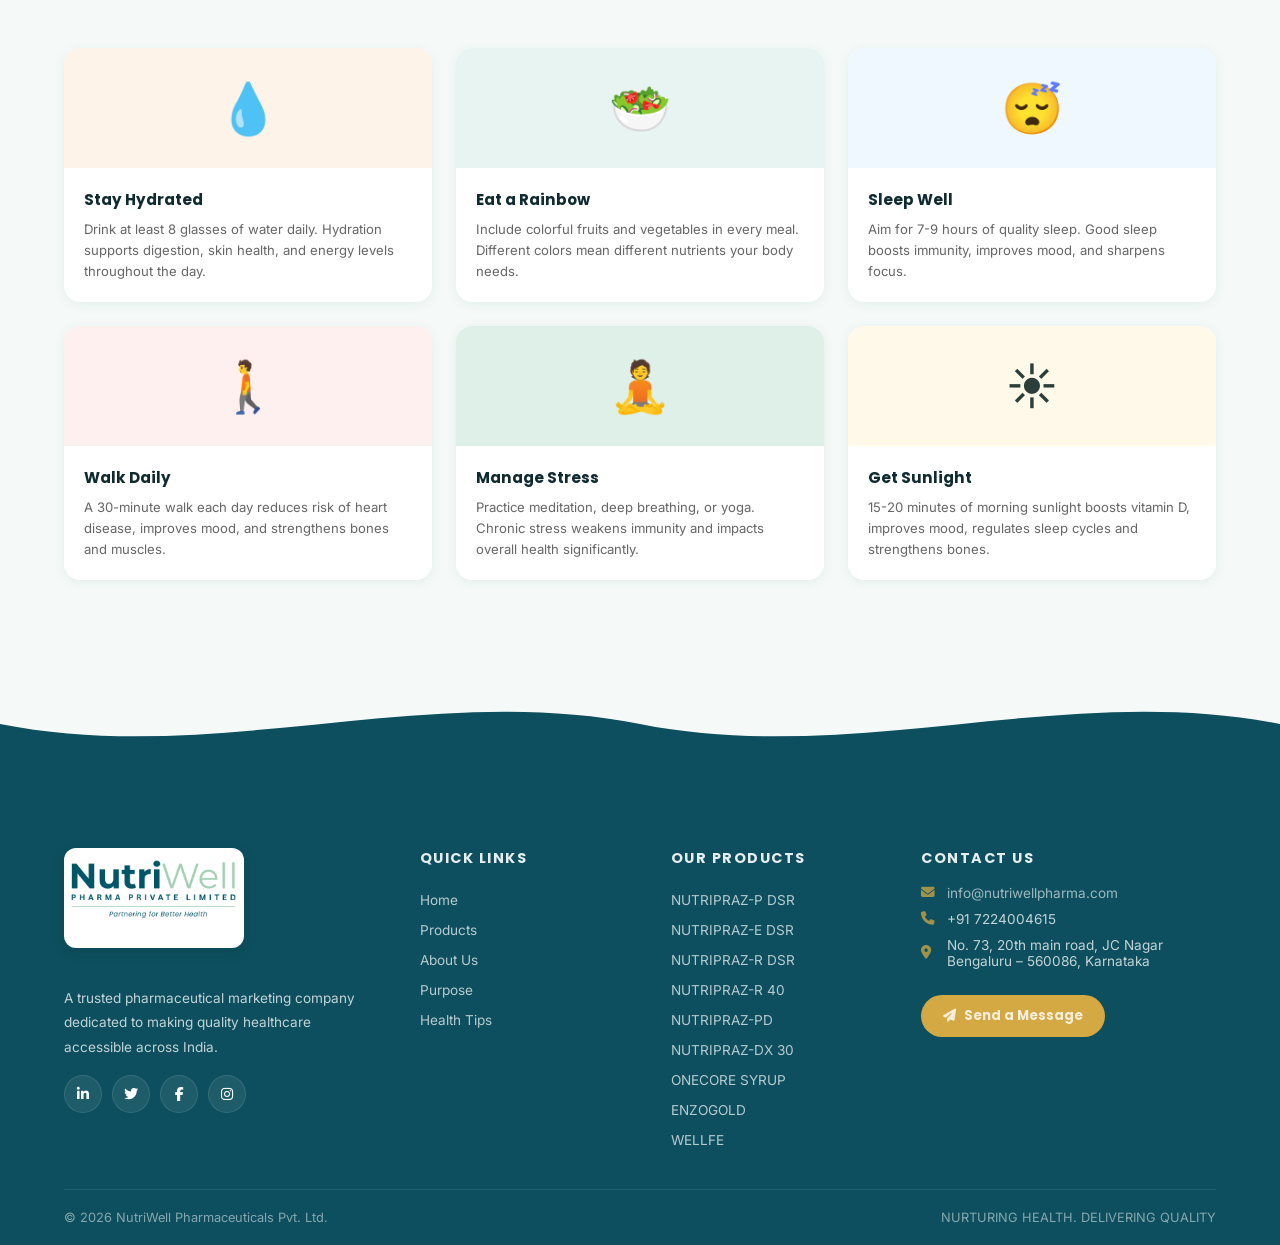
<file: health-tips.html>
<!DOCTYPE html>
<html lang="en">
<head>
  <meta charset="UTF-8" />
  <meta name="viewport" content="width=device-width, initial-scale=1.0" />

  <!-- ===== PRIMARY SEO ===== -->
  <title>Health Tips — NutriWell Pharma Private Limited</title>
  <meta name="description" content="Practical everyday health tips from NutriWell Pharma — hydration, nutrition, sleep, exercise and wellness advice. 30-Day wellness challenge and daily fruit nutrition guide." />
  <meta name="keywords" content="health tips India, wellness tips, pharmaceutical health advice, daily nutrition guide, 30 day wellness challenge, NutriWell health" />
  <meta name="author" content="NutriWell Pharma Private Limited" />
  <meta name="robots" content="index, follow" />
  <link rel="canonical" href="https://www.nutriwellpharma.com/health-tips.html" />

  <!-- ===== FAVICON ===== -->
  <link rel="icon" type="image/x-icon" href="images/favicon.ico" />
  <link rel="icon" type="image/png" sizes="16x16" href="images/favicon-16x16.png" />
  <link rel="icon" type="image/png" sizes="32x32" href="images/favicon-32x32.png" />
  <link rel="apple-touch-icon" sizes="180x180" href="images/apple-touch-icon.png" />
  <link rel="manifest" href="images/site.webmanifest" />
  <meta name="theme-color" content="#0d4f5e" />
  <meta name="msapplication-TileColor" content="#0d4f5e" />
  <meta name="msapplication-TileImage" content="images/android-chrome-192x192.png" />

  <!-- ===== OPEN GRAPH (Facebook / LinkedIn / WhatsApp) ===== -->
  <meta property="og:type" content="website" />
  <meta property="og:url" content="https://www.nutriwellpharma.com/health-tips.html" />
  <meta property="og:title" content="Health Tips — NutriWell Pharma" />
  <meta property="og:description" content="Practical everyday health tips — hydration, nutrition, sleep & wellness. Join our 30-Day wellness challenge for a healthier lifestyle." />
  <meta property="og:image" content="https://www.nutriwellpharma.com/images/favicon.png" />
  <meta property="og:image:width" content="1200" />
  <meta property="og:image:height" content="630" />
  <meta property="og:site_name" content="NutriWell Pharma Private Limited" />
  <meta property="og:locale" content="en_IN" />

  <!-- ===== TWITTER CARD ===== -->
  <meta name="twitter:card" content="summary_large_image" />
  <meta name="twitter:site" content="@NutriWellPharma" />
  <meta name="twitter:title" content="Health Tips — NutriWell Pharma" />
  <meta name="twitter:description" content="Practical everyday health tips — hydration, nutrition, sleep & wellness. Join our 30-Day wellness challenge!" />
  <meta name="twitter:image" content="https://www.nutriwellpharma.com/images/favicon.png" />

  <link rel="preconnect" href="https://fonts.googleapis.com" />
  <link rel="preconnect" href="https://fonts.gstatic.com" crossorigin />
  <link href="https://fonts.googleapis.com/css2?family=Inter:wght@300;400;500;600;700;800;900&family=Playfair+Display:wght@400;600;700&family=Poppins:wght@400;600;700;800&family=DM+Sans:wght@400;500;700&display=swap" rel="stylesheet" />
  <link href="https://cdn.jsdelivr.net/npm/@fortawesome/fontawesome-free@6.4.0/css/all.min.css" rel="stylesheet" />
  <link rel="stylesheet" href="style.css" />
</head>

<body>

<!-- ===== NAVBAR ===== -->
<nav class="navbar" id="navbar">
  <div class="nav-container">
    <a href="index.html"><img src="images/Nutriwell_logo.png" alt="NutriWell Pharma Private Limited" class="logo-img nav-logo-img" /></a>
    <button class="nav-toggle" id="navToggle" aria-label="Toggle menu">
      <span></span><span></span><span></span>
    </button>
    <ul class="nav-menu" id="navMenu">
      <li><a href="index.html" class="nav-link">Home</a></li>
      <li><a href="products.html" class="nav-link">Products</a></li>
      <li><a href="about.html" class="nav-link">About Us</a></li>
      <li><a href="purpose.html" class="nav-link">Purpose</a></li>
      <li><a href="health-tips.html" class="nav-link active">Health Tips</a></li>
      <li><a href="contact.html" class="nav-cta">Get In Touch</a></li>
    </ul>
  </div>
</nav>

<!-- ===================== HEALTH TIPS PAGE ===================== -->

  <div class="ht-hero">
    <div class="container">
      <div class="ht-hero-inner">
        <div class="ht-hero-text fade-up">
          <h1>Your Guide to Everyday Wellness</h1>
          <p>Simple, actionable advice for better health and prevention. Live better, feel stronger every day with NutriWell.</p>
          <a href="products.html" class="btn btn-gold">Know More</a>
        </div>
        <div class="ht-hero-icons">
          <div class="ht-icon-box"><div class="ico">🧠</div><span>Mental Health</span></div>
          <div class="ht-icon-box"><div class="ico">💊</div><span>Medicine</span></div>
          <div class="ht-icon-box"><div class="ico">🍎</div><span>Nutrition</span></div>
          <div class="ht-icon-box"><div class="ico">🏋️</div><span>Exercise</span></div>
        </div>
      </div>
    </div>
  </div>

  <section class="challenge-sec">
    <div class="container">
      <div class="sec-head">
        <h2>30 Day Wellness Challenge</h2>
        <div class="line"></div>
      </div>
      <div class="challenge-inner">
        <div class="calendar-box">
          <h3>30 Days Challenge</h3>
          <div class="cal-grid" id="calGrid"></div>
        </div>
        <div class="tip-card">
          <div class="t-ico">🍎</div>
          <h4>Nutrition</h4>
          <p style="margin-top:8px;font-size:0.82rem;color:#556">Track your daily nutrition intake for 30 days and build lasting healthy habits.</p>
        </div>
        <div class="tip-card" style="background:#fff0e8">
          <div class="t-ico">🧘</div>
          <h4>Exercise</h4>
          <p style="margin-top:8px;font-size:0.82rem;color:#556">Commit to daily movement — even 20 minutes makes a lasting difference.</p>
        </div>
      </div>
    </div>
  </section>

  <section class="fruit-sec">
    <div class="container">
      <div class="fruit-inner">
        <div class="fruit-text fade-up">
          <h2 id="fruit-name-title">🍒 Fruit of the day: Cherries</h2>
          <ul>
            <li id="fruit-serving">Nutritional Values (1 cup, 138g):</li>
            <li>Calories: <strong id="fruit-calories">87</strong></li>
            <li>Vitamin C: <strong id="fruit-vitaminc">16% DV</strong></li>
            <li>Fiber: <strong id="fruit-fiber">2.9g</strong></li>
            <li>Antioxidants: <strong id="fruit-antioxidants">High in melatonin</strong></li>
            <li><span class="fb-label">Key Benefits:</span> <span id="fruit-benefits">Enhances sleep quality, Reduces inflammation, Supports heart health.</span></li>
          </ul>
        </div>
        <div class="fruit-img" id="fruit-emoji-side">🍒</div>
      </div>
    </div>
  </section>

  <section class="tips-grid-sec">
    <div class="container">
      <div class="sec-head">
        <h2>Health Tips</h2>
        <div class="line"></div>
      </div>
      <div class="tips-grid">
        <div class="tip-g-card fade-up delay-1">
          <div class="tg-header">💧</div>
          <div class="tg-body"><h4>Stay Hydrated</h4><p>Drink at least 8 glasses of water daily. Hydration supports digestion, skin health, and energy levels throughout the day.</p></div>
        </div>
        <div class="tip-g-card fade-up delay-2">
          <div class="tg-header">🥗</div>
          <div class="tg-body"><h4>Eat a Rainbow</h4><p>Include colorful fruits and vegetables in every meal. Different colors mean different nutrients your body needs.</p></div>
        </div>
        <div class="tip-g-card fade-up delay-3">
          <div class="tg-header">😴</div>
          <div class="tg-body"><h4>Sleep Well</h4><p>Aim for 7-9 hours of quality sleep. Good sleep boosts immunity, improves mood, and sharpens focus.</p></div>
        </div>
        <div class="tip-g-card fade-up delay-1">
          <div class="tg-header">🚶</div>
          <div class="tg-body"><h4>Walk Daily</h4><p>A 30-minute walk each day reduces risk of heart disease, improves mood, and strengthens bones and muscles.</p></div>
        </div>
        <div class="tip-g-card fade-up delay-2">
          <div class="tg-header">🧘</div>
          <div class="tg-body"><h4>Manage Stress</h4><p>Practice meditation, deep breathing, or yoga. Chronic stress weakens immunity and impacts overall health significantly.</p></div>
        </div>
        <div class="tip-g-card fade-up delay-3">
          <div class="tg-header">☀️</div>
          <div class="tg-body"><h4>Get Sunlight</h4><p>15-20 minutes of morning sunlight boosts vitamin D, improves mood, regulates sleep cycles and strengthens bones.</p></div>
        </div>
      </div>
    </div>
  </section>

<!-- ===================== FOOTER ===================== -->
<footer class="footer">
  <div class="footer-wave">
    <svg viewBox="0 0 1200 120" preserveAspectRatio="none">
      <path d="M0,60 C200,100 400,20 600,60 C800,100 1000,20 1200,60 L1200,120 L0,120 Z" fill="#0d4f5e"/>
    </svg>
  </div>
  <div class="footer-content">
    <div class="footer-grid">
      <div class="footer-brand">
        <div class="footer-logo">
          <img src="images/Nutriwell_logo.png" alt="NutriWell Pharma Private Limited" class="logo-img logo-footer" />
        </div>
        <p class="footer-desc">A trusted pharmaceutical marketing company dedicated to making quality healthcare accessible across India.</p>
        <div class="footer-social">
          <a href="#" aria-label="LinkedIn"><i class="fab fa-linkedin-in"></i></a>
          <a href="#" aria-label="Twitter"><i class="fab fa-twitter"></i></a>
          <a href="#" aria-label="Facebook"><i class="fab fa-facebook-f"></i></a>
          <a href="#" aria-label="Instagram"><i class="fab fa-instagram"></i></a>
        </div>
      </div>
      <div class="footer-links">
        <h4>Quick Links</h4>
        <ul>
          <li><a href="index.html">Home</a></li>
          <li><a href="products.html">Products</a></li>
          <li><a href="about.html">About Us</a></li>
          <li><a href="purpose.html">Purpose</a></li>
          <li><a href="health-tips.html">Health Tips</a></li>
        </ul>
      </div>
      <div class="footer-links">
        <h4>Our Products</h4>
        <ul>
          <li><a href="products.html">NUTRIPRAZ-P DSR</a></li>
          <li><a href="products.html">NUTRIPRAZ-E DSR</a></li>
          <li><a href="products.html">NUTRIPRAZ-R DSR</a></li>
          <li><a href="products.html">NUTRIPRAZ-R 40</a></li>
          <li><a href="products.html">NUTRIPRAZ-PD</a></li>
          <li><a href="products.html">NUTRIPRAZ-DX 30</a></li>
          <li><a href="products.html">ONECORE SYRUP</a></li>
          <li><a href="products.html">ENZOGOLD</a></li>
          <li><a href="products.html">WELLFE</a></li>
        </ul>
      </div>
      <div class="footer-contact">
        <h4>Contact Us</h4>
        <p><i class="fas fa-envelope"></i> <a href="mailto:info@nutriwellpharma.com">info@nutriwellpharma.com</a></p>
        <p><i class="fas fa-phone"></i> +91 7224004615</p>
        <p><i class="fas fa-map-marker-alt"></i>No. 73, 20th main road, JC Nagar <br/> Bengaluru – 560086, Karnataka</p>
        <a href="contact.html" class="footer-contact-btn">
          <i class="fas fa-paper-plane"></i> Send a Message
        </a>
      </div>
    </div>
    <div class="footer-bottom">
      <p>&copy; 2026 NutriWell Pharmaceuticals Pvt. Ltd.</p>
      <p>NURTURING HEALTH. DELIVERING QUALITY</p>
    </div>
  </div>
</footer>

<script src="script.js"></script>
</body>
</html>
</file>
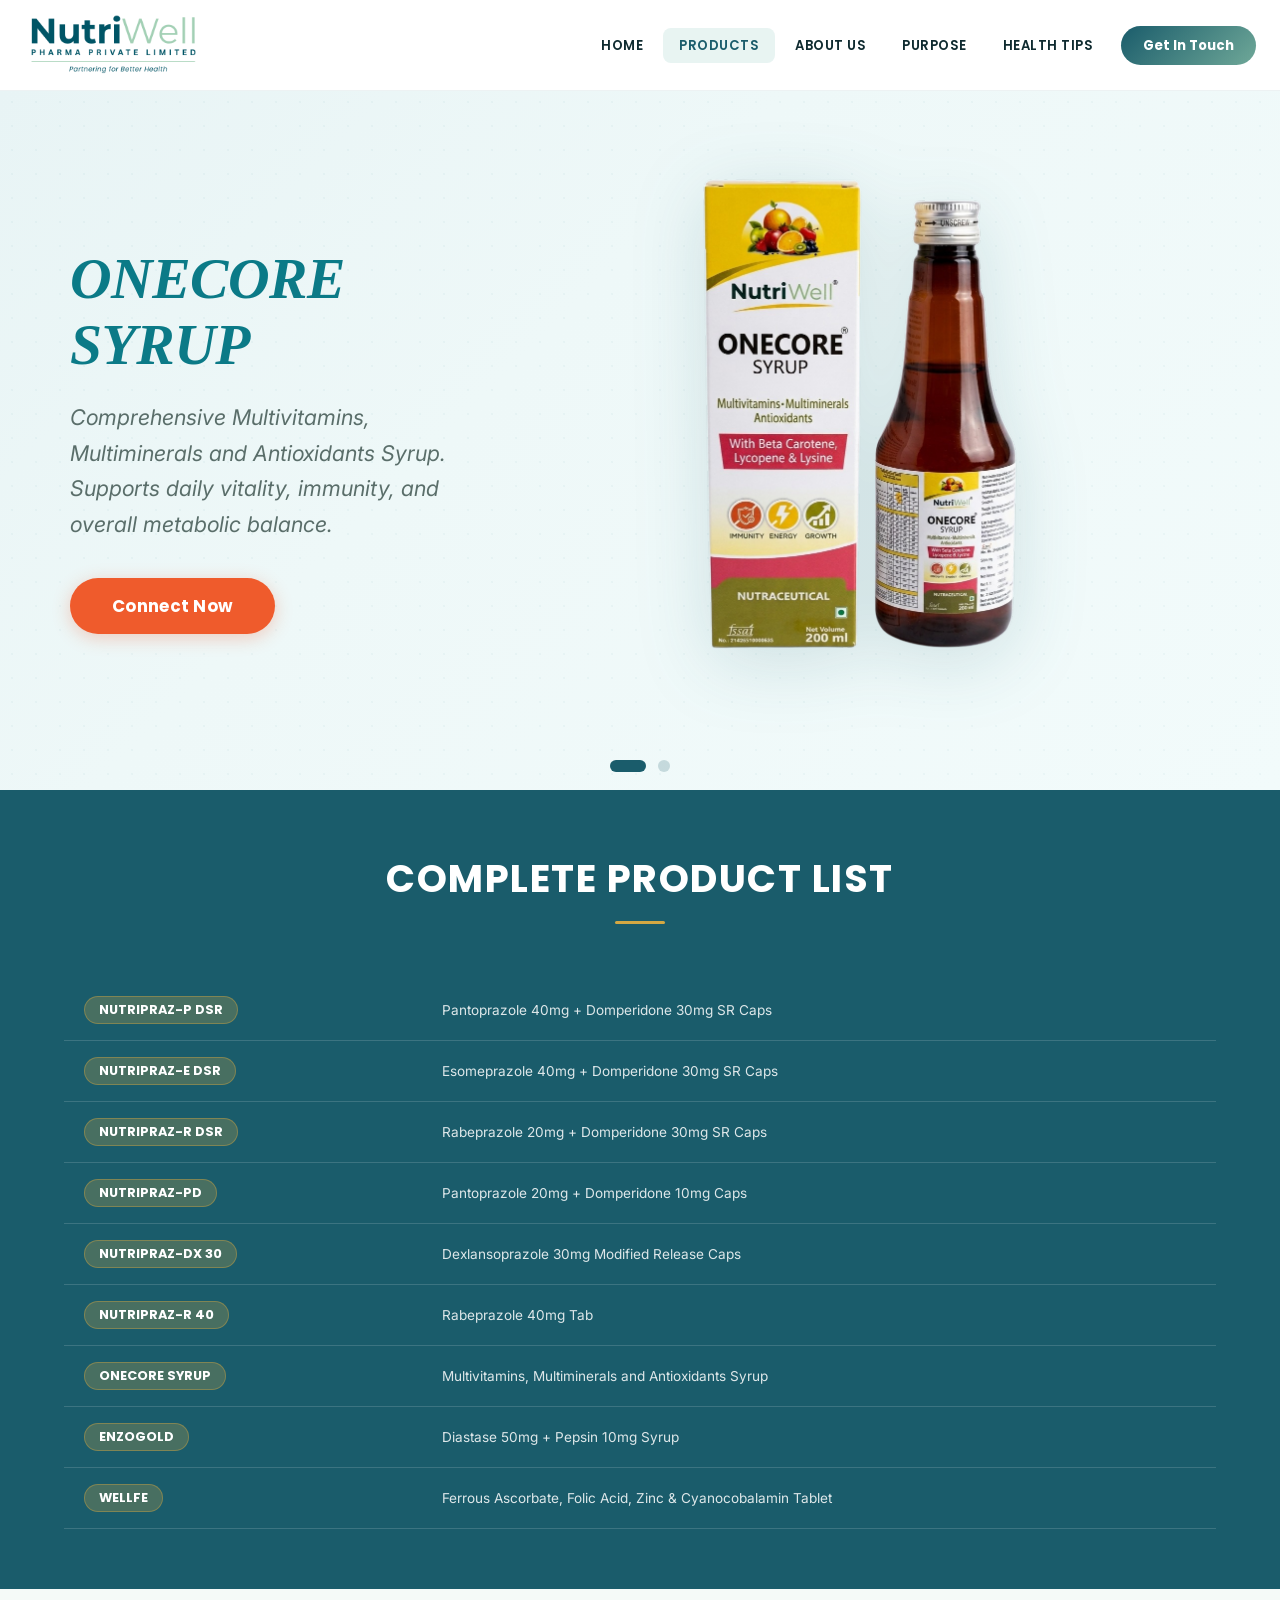
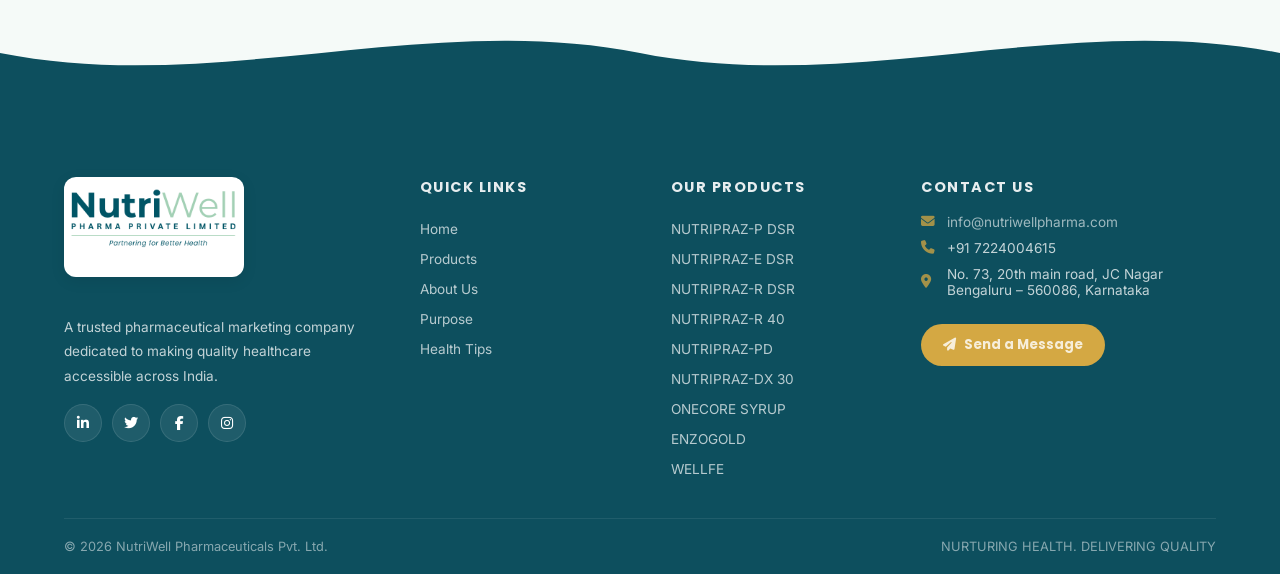
<file: products.html>
<!DOCTYPE html>
<html lang="en">
<head>
  <meta charset="UTF-8" />
  <meta name="viewport" content="width=device-width, initial-scale=1.0" />

  <!-- ===== PRIMARY SEO ===== -->
  <title>Products — NutriWell Pharma Private Limited</title>
  <meta name="description" content="Explore NutriWell Pharma's complete product range — NUTRIPRAZ-P DSR, NUTRIPRAZ-E DSR, ONECORE SYRUP, ENZOGOLD & more. WHO-GMP certified pharmaceutical formulations for gastro care and nutraceuticals." />
  <meta name="keywords" content="NUTRIPRAZ, ONECORE SYRUP, ENZOGOLD, WELLFE, pharmaceutical products India, gastro care medicines, nutraceuticals Bangalore, pantoprazole domperidone" />
  <meta name="author" content="NutriWell Pharma Private Limited" />
  <meta name="robots" content="index, follow" />
  <link rel="canonical" href="https://www.nutriwellpharma.com/products.html" />

  <!-- ===== FAVICON ===== -->
  <link rel="icon" type="image/x-icon" href="images/favicon.ico" />
  <link rel="icon" type="image/png" sizes="16x16" href="images/favicon-16x16.png" />
  <link rel="icon" type="image/png" sizes="32x32" href="images/favicon-32x32.png" />
  <link rel="apple-touch-icon" sizes="180x180" href="images/apple-touch-icon.png" />
  <link rel="manifest" href="images/site.webmanifest" />
  <meta name="theme-color" content="#0d4f5e" />
  <meta name="msapplication-TileColor" content="#0d4f5e" />
  <meta name="msapplication-TileImage" content="images/android-chrome-192x192.png" />

  <!-- ===== OPEN GRAPH (Facebook / LinkedIn / WhatsApp) ===== -->
  <meta property="og:type" content="website" />
  <meta property="og:url" content="https://www.nutriwellpharma.com/products.html" />
  <meta property="og:title" content="Our Products — NutriWell Pharma" />
  <meta property="og:description" content="Explore NutriWell Pharma's complete pharmaceutical product range — gastro care, nutraceuticals and combination therapies, trusted by 2500+ doctors." />
  <meta property="og:image" content="https://www.nutriwellpharma.com/images/favicon.png" />
  <meta property="og:image:width" content="1200" />
  <meta property="og:image:height" content="630" />
  <meta property="og:site_name" content="NutriWell Pharma Private Limited" />
  <meta property="og:locale" content="en_IN" />

  <!-- ===== TWITTER CARD ===== -->
  <meta name="twitter:card" content="summary_large_image" />
  <meta name="twitter:site" content="@NutriWellPharma" />
  <meta name="twitter:title" content="Our Products — NutriWell Pharma" />
  <meta name="twitter:description" content="Explore NutriWell Pharma's complete pharmaceutical product range — gastro care, nutraceuticals and combination therapies." />
  <meta name="twitter:image" content="https://www.nutriwellpharma.com/images/favicon.png" />

  <link rel="preconnect" href="https://fonts.googleapis.com" />
  <link rel="preconnect" href="https://fonts.gstatic.com" crossorigin />
  <link href="https://fonts.googleapis.com/css2?family=Inter:wght@300;400;500;600;700;800;900&family=Playfair+Display:wght@400;600;700&family=Poppins:wght@400;600;700;800&family=DM+Sans:wght@400;500;700&display=swap" rel="stylesheet" />
  <link href="https://cdn.jsdelivr.net/npm/@fortawesome/fontawesome-free@6.4.0/css/all.min.css" rel="stylesheet" />
  <link rel="stylesheet" href="style.css" />
</head>

<body>

<!-- ===== NAVBAR ===== -->
<nav class="navbar" id="navbar">
  <div class="nav-container">
    <a href="index.html"><img src="images/Nutriwell_logo.png" alt="NutriWell Pharma Private Limited" class="logo-img nav-logo-img" /></a>
    <button class="nav-toggle" id="navToggle" aria-label="Toggle menu">
      <span></span><span></span><span></span>
    </button>
    <ul class="nav-menu" id="navMenu">
      <li><a href="index.html" class="nav-link">Home</a></li>
      <li><a href="products.html" class="nav-link active">Products</a></li>
      <li><a href="about.html" class="nav-link">About Us</a></li>
      <li><a href="purpose.html" class="nav-link">Purpose</a></li>
      <li><a href="health-tips.html" class="nav-link">Health Tips</a></li>
      <li><a href="contact.html" class="nav-cta">Get In Touch</a></li>
    </ul>
  </div>
</nav>

<!-- ===================== PRODUCTS PAGE ===================== -->

  <div class="prod-hero">
    <div class="prod-carousel-container">
      <div class="prod-carousel-track">

        <!-- Slide 1: ONECORE SYRUP -->
        <div class="prod-carousel-slide active" data-index="0">
          <div class="prod-hero-container">
            <div class="prod-hero-inner">
              <div class="prod-hero-text">
                <h1>ONECORE SYRUP</h1>
                <p>Comprehensive Multivitamins, Multiminerals and Antioxidants Syrup. Supports daily vitality, immunity, and overall metabolic balance.</p>
                <a href="contact.html" class="btn btn-gold">Connect Now</a>
              </div>
              <div class="prod-hero-img">
                <img src="images/Syrup.svg" alt="NutriWell ONECORE Syrup" />
              </div>
            </div>
          </div>
        </div>

        <!-- Slide 2: Gastric Care -->
        <div class="prod-carousel-slide" data-index="1">
          <div class="prod-hero-container">
            <div class="prod-hero-inner">
              <div class="prod-hero-text">
                <h1>Gastric Care</h1>
                <p>Complete Range in Gastric Care trusted solutions for better digestive health.</p>
                <a href="contact.html" class="btn btn-gold">Connect Now</a>
              </div>
              <div class="prod-hero-img">
                <img src="images/Gas.svg" alt="NUTRIPRAZ-P DSR" />
              </div>
            </div>
          </div>
        </div>

      </div>

      <!-- Carousel Dots -->
      <div class="prod-carousel-dots">
        <span class="dot active" data-slide="0"></span>
        <span class="dot" data-slide="1"></span>
      </div>
    </div>
  </div>

  <section class="prod-list-sec" id="prod-list-sec">
    <div class="container">
      <div class="sec-head">
        <h2>COMPLETE PRODUCT LIST</h2>
        <div class="line"></div>
      </div>
      <table class="prod-table">
        <tr><td><span class="p-name prod-badge">NUTRIPRAZ-P DSR</span></td><td class="p-comp">Pantoprazole 40mg + Domperidone 30mg SR Caps</td></tr>
        <tr><td><span class="p-name prod-badge">NUTRIPRAZ-E DSR</span></td><td class="p-comp">Esomeprazole 40mg + Domperidone 30mg SR Caps</td></tr>
        <tr><td><span class="p-name prod-badge">NUTRIPRAZ-R DSR</span></td><td class="p-comp">Rabeprazole 20mg + Domperidone 30mg SR Caps</td></tr>
        <tr><td><span class="p-name prod-badge">NUTRIPRAZ-PD</span></td><td class="p-comp">Pantoprazole 20mg + Domperidone 10mg Caps</td></tr>
        <tr><td><span class="p-name prod-badge">NUTRIPRAZ-DX 30</span></td><td class="p-comp">Dexlansoprazole 30mg Modified Release Caps</td></tr>
        <tr><td><span class="p-name prod-badge">NUTRIPRAZ-R 40</span></td><td class="p-comp">Rabeprazole 40mg Tab</td></tr>
        <tr><td><span class="p-name prod-badge">ONECORE SYRUP</span></td><td class="p-comp">Multivitamins, Multiminerals and Antioxidants Syrup</td></tr>
        <tr><td><span class="p-name prod-badge">ENZOGOLD</span></td><td class="p-comp">Diastase 50mg + Pepsin 10mg Syrup</td></tr>
        <tr><td><span class="p-name prod-badge">WELLFE</span></td><td class="p-comp">Ferrous Ascorbate, Folic Acid, Zinc &amp; Cyanocobalamin Tablet</td></tr>
      </table>
    </div>
  </section>

<!-- ===================== FOOTER ===================== -->
<footer class="footer">
  <div class="footer-wave">
    <svg viewBox="0 0 1200 120" preserveAspectRatio="none">
      <path d="M0,60 C200,100 400,20 600,60 C800,100 1000,20 1200,60 L1200,120 L0,120 Z" fill="#0d4f5e"/>
    </svg>
  </div>
  <div class="footer-content">
    <div class="footer-grid">
      <div class="footer-brand">
        <div class="footer-logo">
          <img src="images/Nutriwell_logo.png" alt="NutriWell Pharma Private Limited" class="logo-img logo-footer" />
        </div>
        <p class="footer-desc">A trusted pharmaceutical marketing company dedicated to making quality healthcare accessible across India.</p>
        <div class="footer-social">
          <a href="#" aria-label="LinkedIn"><i class="fab fa-linkedin-in"></i></a>
          <a href="#" aria-label="Twitter"><i class="fab fa-twitter"></i></a>
          <a href="#" aria-label="Facebook"><i class="fab fa-facebook-f"></i></a>
          <a href="#" aria-label="Instagram"><i class="fab fa-instagram"></i></a>
        </div>
      </div>
      <div class="footer-links">
        <h4>Quick Links</h4>
        <ul>
          <li><a href="index.html">Home</a></li>
          <li><a href="products.html">Products</a></li>
          <li><a href="about.html">About Us</a></li>
          <li><a href="purpose.html">Purpose</a></li>
          <li><a href="health-tips.html">Health Tips</a></li>
        </ul>
      </div>
      <div class="footer-links">
        <h4>Our Products</h4>
        <ul>
          <li><a href="products.html">NUTRIPRAZ-P DSR</a></li>
          <li><a href="products.html">NUTRIPRAZ-E DSR</a></li>
          <li><a href="products.html">NUTRIPRAZ-R DSR</a></li>
          <li><a href="products.html">NUTRIPRAZ-R 40</a></li>
          <li><a href="products.html">NUTRIPRAZ-PD</a></li>
          <li><a href="products.html">NUTRIPRAZ-DX 30</a></li>
          <li><a href="products.html">ONECORE SYRUP</a></li>
          <li><a href="products.html">ENZOGOLD</a></li>
          <li><a href="products.html">WELLFE</a></li>
        </ul>
      </div>
      <div class="footer-contact">
        <h4>Contact Us</h4>
        <p><i class="fas fa-envelope"></i> <a href="mailto:info@nutriwellpharma.com">info@nutriwellpharma.com</a></p>
        <p><i class="fas fa-phone"></i> +91 7224004615</p>
        <p><i class="fas fa-map-marker-alt"></i>No. 73, 20th main road, JC Nagar <br/> Bengaluru – 560086, Karnataka</p>
        <a href="contact.html" class="footer-contact-btn">
          <i class="fas fa-paper-plane"></i> Send a Message
        </a>
      </div>
    </div>
    <div class="footer-bottom">
      <p>&copy; 2026 NutriWell Pharmaceuticals Pvt. Ltd.</p>
      <p>NURTURING HEALTH. DELIVERING QUALITY</p>
    </div>
  </div>
</footer>

<script src="script.js"></script>
</body>
</html>
</file>
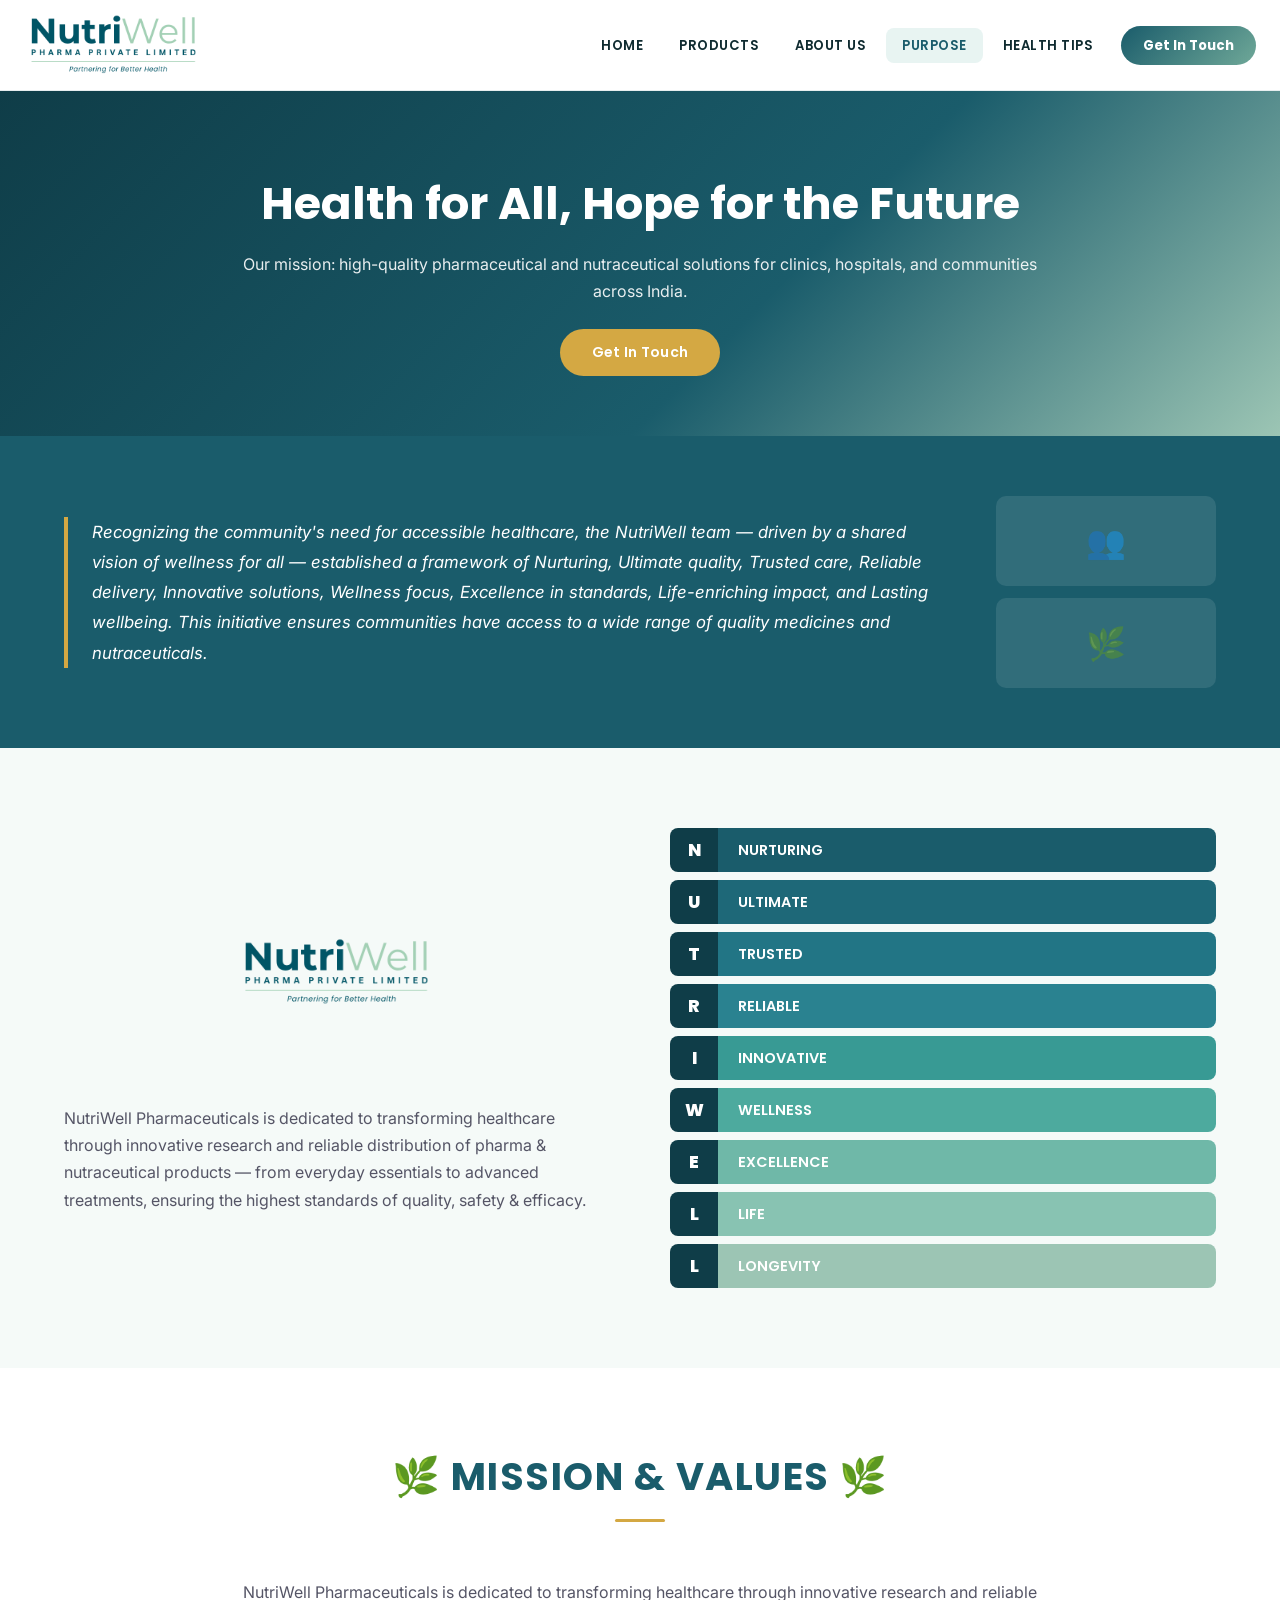
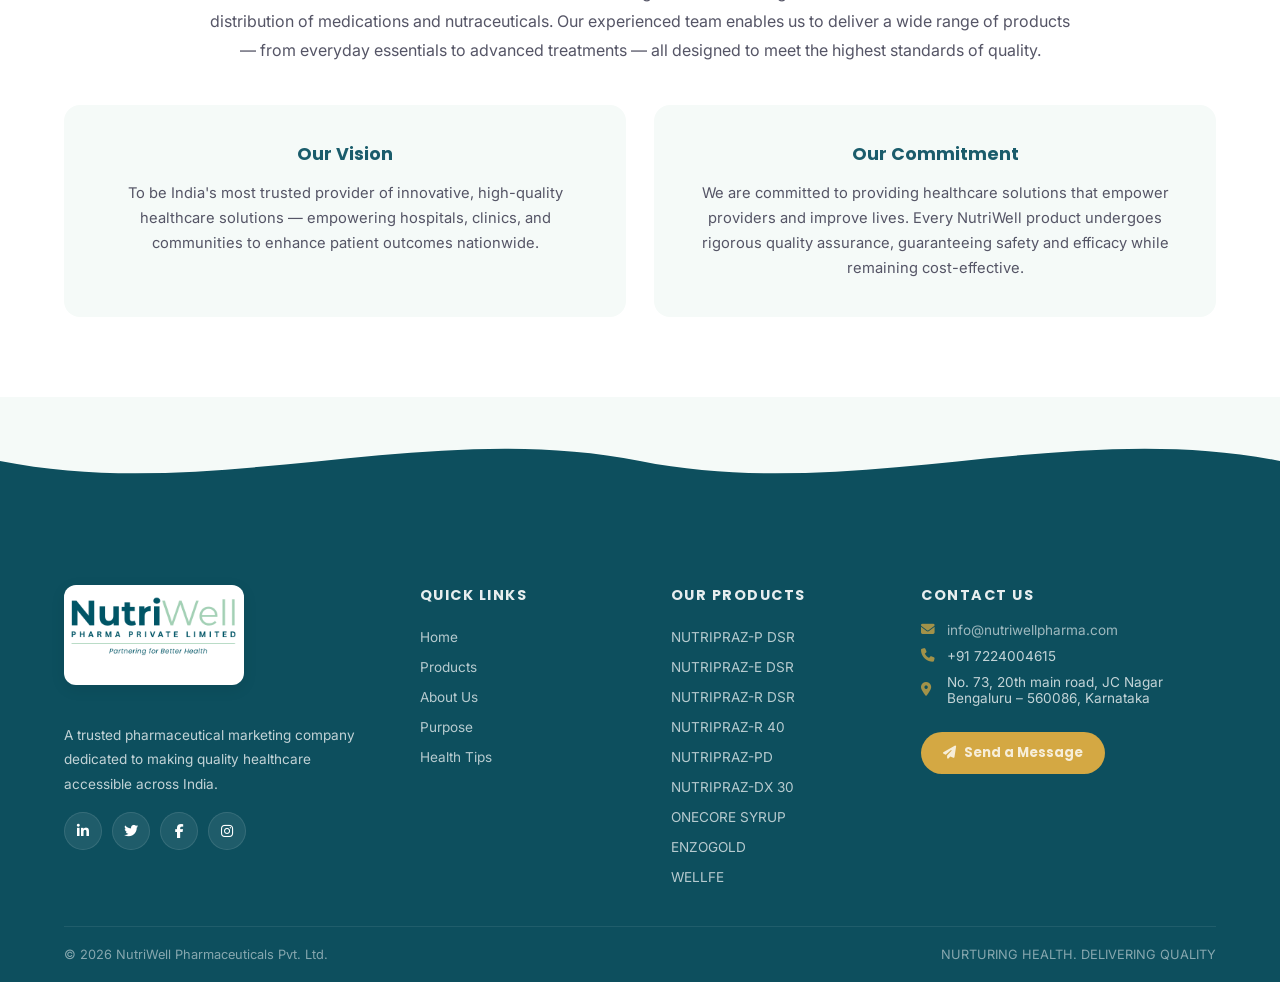
<file: purpose.html>
<!DOCTYPE html>
<html lang="en">
<head>
  <meta charset="UTF-8" />
  <meta name="viewport" content="width=device-width, initial-scale=1.0" />

  <!-- ===== PRIMARY SEO ===== -->
  <title>Our Purpose — NutriWell Pharma Private Limited</title>
  <meta name="description" content="Discover NutriWell Pharma's purpose — Health for All, Hope for the Future. Our NUTRIWELL acronym, mission, vision and commitment to quality healthcare across India." />
  <meta name="keywords" content="NutriWell purpose, healthcare mission India, pharmaceutical vision, nurturing health, delivering quality, NUTRIWELL acronym" />
  <meta name="author" content="NutriWell Pharma Private Limited" />
  <meta name="robots" content="index, follow" />
  <link rel="canonical" href="https://www.nutriwellpharma.com/purpose.html" />

  <!-- ===== FAVICON ===== -->
  <link rel="icon" type="image/x-icon" href="images/favicon.ico" />
  <link rel="icon" type="image/png" sizes="16x16" href="images/favicon-16x16.png" />
  <link rel="icon" type="image/png" sizes="32x32" href="images/favicon-32x32.png" />
  <link rel="apple-touch-icon" sizes="180x180" href="images/apple-touch-icon.png" />
  <link rel="manifest" href="images/site.webmanifest" />
  <meta name="theme-color" content="#0d4f5e" />
  <meta name="msapplication-TileColor" content="#0d4f5e" />
  <meta name="msapplication-TileImage" content="images/android-chrome-192x192.png" />

  <!-- ===== OPEN GRAPH (Facebook / LinkedIn / WhatsApp) ===== -->
  <meta property="og:type" content="website" />
  <meta property="og:url" content="https://www.nutriwellpharma.com/purpose.html" />
  <meta property="og:title" content="Our Purpose — NutriWell Pharma" />
  <meta property="og:description" content="Health for All, Hope for the Future. Discover the mission & values driving NutriWell Pharma's commitment to quality healthcare across India." />
  <meta property="og:image" content="https://www.nutriwellpharma.com/images/favicon.png" />
  <meta property="og:image:width" content="1200" />
  <meta property="og:image:height" content="630" />
  <meta property="og:site_name" content="NutriWell Pharma Private Limited" />
  <meta property="og:locale" content="en_IN" />

  <!-- ===== TWITTER CARD ===== -->
  <meta name="twitter:card" content="summary_large_image" />
  <meta name="twitter:site" content="@NutriWellPharma" />
  <meta name="twitter:title" content="Our Purpose — NutriWell Pharma" />
  <meta name="twitter:description" content="Health for All, Hope for the Future. Discover the mission & values driving NutriWell Pharma." />
  <meta name="twitter:image" content="https://www.nutriwellpharma.com/images/favicon.png" />

  <link rel="preconnect" href="https://fonts.googleapis.com" />
  <link rel="preconnect" href="https://fonts.gstatic.com" crossorigin />
  <link href="https://fonts.googleapis.com/css2?family=Inter:wght@300;400;500;600;700;800;900&family=Playfair+Display:wght@400;600;700&family=Poppins:wght@400;600;700;800&family=DM+Sans:wght@400;500;700&display=swap" rel="stylesheet" />
  <link href="https://cdn.jsdelivr.net/npm/@fortawesome/fontawesome-free@6.4.0/css/all.min.css" rel="stylesheet" />
  <link rel="stylesheet" href="style.css" />
</head>

<body>

<!-- ===== NAVBAR ===== -->
<nav class="navbar" id="navbar">
  <div class="nav-container">
    <a href="index.html"><img src="images/Nutriwell_logo.png" alt="NutriWell Pharma Private Limited" class="logo-img nav-logo-img" /></a>
    <button class="nav-toggle" id="navToggle" aria-label="Toggle menu">
      <span></span><span></span><span></span>
    </button>
    <ul class="nav-menu" id="navMenu">
      <li><a href="index.html" class="nav-link">Home</a></li>
      <li><a href="products.html" class="nav-link">Products</a></li>
      <li><a href="about.html" class="nav-link">About Us</a></li>
      <li><a href="purpose.html" class="nav-link active">Purpose</a></li>
      <li><a href="health-tips.html" class="nav-link">Health Tips</a></li>
      <li><a href="contact.html" class="nav-cta">Get In Touch</a></li>
    </ul>
  </div>
</nav>

<!-- ===================== PURPOSE PAGE ===================== -->

  <div class="purpose-hero">
    <div class="container">
      <div class="purpose-hero-inner">
        <div class="purpose-hero-text fade-up">
          <h1>Health for All, Hope for the Future</h1>
          <p>Our mission: high-quality pharmaceutical and nutraceutical solutions for clinics, hospitals, and communities across India.</p>
          <a href="contact.html" class="btn btn-gold">Get In Touch</a>
        </div>
      </div>
    </div>
  </div>

  <section class="purpose-quote-sec">
    <div class="container">
      <div class="pq-inner">
        <div class="pq-text">
          Recognizing the community's need for accessible healthcare, the NutriWell team — driven by a shared vision of wellness for all — established a framework of Nurturing, Ultimate quality, Trusted care, Reliable delivery, Innovative solutions, Wellness focus, Excellence in standards, Life-enriching impact, and Lasting wellbeing. This initiative ensures communities have access to a wide range of quality medicines and nutraceuticals.
        </div>
        <div class="pq-imgs">
          <div class="pq-img" style="display:flex;align-items:center;justify-content:center;font-size:32px;color:rgba(255,255,255,0.5)">👥</div>
          <div class="pq-img" style="display:flex;align-items:center;justify-content:center;font-size:32px;color:rgba(255,255,255,0.5)">🌿</div>
        </div>
      </div>
    </div>
  </section>

  <section class="acronym-sec">
    <div class="container">
      <div class="acronym-inner">
        <div class="acronym-text fade-up">
          <div style="display:flex;align-items:center;justify-content:center;gap:14px;margin-bottom:24px">
            <img src="images/Nutriwell_logo.png" alt="NutriWell Pharma Private Limited" class="logo-img" style="height: 200px; width: auto;" />
          </div>
          <p>NutriWell Pharmaceuticals is dedicated to transforming healthcare through innovative research and reliable distribution of pharma &amp; nutraceutical products — from everyday essentials to advanced treatments, ensuring the highest standards of quality, safety &amp; efficacy.</p>
        </div>
        <div class="acronym-bars fade-up delay-2">
          <div class="a-bar"><div class="a-letter">N</div><div class="a-word">NURTURING</div></div>
          <div class="a-bar"><div class="a-letter">U</div><div class="a-word">ULTIMATE</div></div>
          <div class="a-bar"><div class="a-letter">T</div><div class="a-word">TRUSTED</div></div>
          <div class="a-bar"><div class="a-letter">R</div><div class="a-word">RELIABLE</div></div>
          <div class="a-bar"><div class="a-letter">I</div><div class="a-word">INNOVATIVE</div></div>
          <div class="a-bar"><div class="a-letter">W</div><div class="a-word">WELLNESS</div></div>
          <div class="a-bar"><div class="a-letter">E</div><div class="a-word">EXCELLENCE</div></div>
          <div class="a-bar"><div class="a-letter">L</div><div class="a-word">LIFE</div></div>
          <div class="a-bar"><div class="a-letter">L</div><div class="a-word">LONGEVITY</div></div>
        </div>
      </div>
    </div>
  </section>

  <section class="mv-full-sec">
    <div class="container">
      <div class="sec-head">
        <h2>🌿 MISSION &amp; VALUES 🌿</h2>
        <div class="line"></div>
      </div>
      <p class="mv-full-text">NutriWell Pharmaceuticals is dedicated to transforming healthcare through innovative research and reliable distribution of medications and nutraceuticals. Our experienced team enables us to deliver a wide range of products — from everyday essentials to advanced treatments — all designed to meet the highest standards of quality.</p>
      <div class="vision-commitment">
        <div class="vc-card fade-up delay-1">
          <h3>Our Vision</h3>
          <p>To be India's most trusted provider of innovative, high-quality healthcare solutions — empowering hospitals, clinics, and communities to enhance patient outcomes nationwide.</p>
        </div>
        <div class="vc-card fade-up delay-2">
          <h3>Our Commitment</h3>
          <p>We are committed to providing healthcare solutions that empower providers and improve lives. Every NutriWell product undergoes rigorous quality assurance, guaranteeing safety and efficacy while remaining cost-effective.</p>
        </div>
      </div>
    </div>
  </section>

<!-- ===================== FOOTER ===================== -->
<footer class="footer">
  <div class="footer-wave">
    <svg viewBox="0 0 1200 120" preserveAspectRatio="none">
      <path d="M0,60 C200,100 400,20 600,60 C800,100 1000,20 1200,60 L1200,120 L0,120 Z" fill="#0d4f5e"/>
    </svg>
  </div>
  <div class="footer-content">
    <div class="footer-grid">
      <div class="footer-brand">
        <div class="footer-logo">
          <img src="images/Nutriwell_logo.png" alt="NutriWell Pharma Private Limited" class="logo-img logo-footer" />
        </div>
        <p class="footer-desc">A trusted pharmaceutical marketing company dedicated to making quality healthcare accessible across India.</p>
        <div class="footer-social">
          <a href="#" aria-label="LinkedIn"><i class="fab fa-linkedin-in"></i></a>
          <a href="#" aria-label="Twitter"><i class="fab fa-twitter"></i></a>
          <a href="#" aria-label="Facebook"><i class="fab fa-facebook-f"></i></a>
          <a href="#" aria-label="Instagram"><i class="fab fa-instagram"></i></a>
        </div>
      </div>
      <div class="footer-links">
        <h4>Quick Links</h4>
        <ul>
          <li><a href="index.html">Home</a></li>
          <li><a href="products.html">Products</a></li>
          <li><a href="about.html">About Us</a></li>
          <li><a href="purpose.html">Purpose</a></li>
          <li><a href="health-tips.html">Health Tips</a></li>
        </ul>
      </div>
      <div class="footer-links">
        <h4>Our Products</h4>
        <ul>
          <li><a href="products.html">NUTRIPRAZ-P DSR</a></li>
          <li><a href="products.html">NUTRIPRAZ-E DSR</a></li>
          <li><a href="products.html">NUTRIPRAZ-R DSR</a></li>
          <li><a href="products.html">NUTRIPRAZ-R 40</a></li>
          <li><a href="products.html">NUTRIPRAZ-PD</a></li>
          <li><a href="products.html">NUTRIPRAZ-DX 30</a></li>
          <li><a href="products.html">ONECORE SYRUP</a></li>
          <li><a href="products.html">ENZOGOLD</a></li>
          <li><a href="products.html">WELLFE</a></li>
        </ul>
      </div>
      <div class="footer-contact">
        <h4>Contact Us</h4>
        <p><i class="fas fa-envelope"></i> <a href="mailto:info@nutriwellpharma.com">info@nutriwellpharma.com</a></p>
        <p><i class="fas fa-phone"></i> +91 7224004615</p>
        <p><i class="fas fa-map-marker-alt"></i>No. 73, 20th main road, JC Nagar <br/> Bengaluru – 560086, Karnataka</p>
        <a href="contact.html" class="footer-contact-btn">
          <i class="fas fa-paper-plane"></i> Send a Message
        </a>
      </div>
    </div>
    <div class="footer-bottom">
      <p>&copy; 2026 NutriWell Pharmaceuticals Pvt. Ltd.</p>
      <p>NURTURING HEALTH. DELIVERING QUALITY</p>
    </div>
  </div>
</footer>

<script src="script.js"></script>
</body>
</html>
</file>
<file: style.css>
/* ===== CSS VARIABLES — NutriWell Brand ===== */
:root {
  --primary:       #1a5c6b;
  --primary-dark:  #0f3d48;
  --primary-light: #e8f4f2;
  --sage:          #9cc5b4;
  --sage-dark:     #6fa898;
  --sage-light:    #dff0e8;
  --gold:          #d4a843;
  --gold-hover:    #b8922e;
  --purple:        #443390;
  --white:         #ffffff;
  --off-white:     #f5faf8;
  --gray-light:    #eef3f1;
  --gray:          #7a8a85;
  --dark:          #0f2b30;
  --text:          #2c3e3a;
  --footer-bg:     #0d4f5e;
  --shadow-sm:     0 2px 12px rgba(26,92,107,0.08);
  --shadow-md:     0 8px 32px rgba(26,92,107,0.12);
  --shadow-lg:     0 16px 48px rgba(26,92,107,0.16);
  --radius:        16px;
  --radius-sm:     10px;
  --radius-pill:   30px;
}

/* ===== RESET & BASE ===== */
*, *::before, *::after { box-sizing: border-box; margin: 0; padding: 0; }
html { scroll-behavior: smooth; }
body { font-family: 'Inter', 'DM Sans', sans-serif; color: var(--text); background: var(--white); overflow-x: hidden; }
h1,h2,h3,h4,h5 { font-family: 'Poppins', sans-serif; }
img { max-width: 100%; display: block; }
a { text-decoration: none; color: inherit; }
ul { list-style: none; }
section { padding: 80px 0; }

/* ===== SCROLLBAR ===== */
::-webkit-scrollbar { width: 6px; }
::-webkit-scrollbar-track { background: var(--gray-light); }
::-webkit-scrollbar-thumb { background: var(--primary); border-radius: 3px; }

/* ===== BUTTONS (Legacy) ===== */
.btn {
  display: inline-block; padding: 13px 32px; border-radius: var(--radius-pill);
  font-family: 'Poppins', sans-serif; font-weight: 600; font-size: 0.88rem;
  cursor: pointer; transition: all 0.35s cubic-bezier(.4,0,.2,1); border: none;
  letter-spacing: 0.3px;
}
.btn-gold { background: var(--gold); color: var(--white); }
.btn-gold:hover { background: var(--gold-hover); transform: translateY(-3px); box-shadow: 0 8px 24px rgba(212,168,67,0.4); }
.btn-primary-legacy { background: var(--primary); color: var(--white); }
.btn-primary-legacy:hover { background: var(--primary-dark); transform: translateY(-3px); box-shadow: 0 8px 24px rgba(26,92,107,0.3); }

/* ===== NEW BUTTONS ===== */
.btn-primary {
  display: inline-flex; align-items: center; gap: 8px;
  padding: 14px 32px; background: linear-gradient(135deg, var(--primary), var(--sage-dark));
  color: white; border-radius: var(--radius-pill);
  font-family: 'Poppins', sans-serif; font-weight: 600; font-size: 0.9rem;
  transition: all 0.3s; box-shadow: 0 4px 15px rgba(26,92,107,0.3);
}
.btn-primary:hover { transform: translateY(-3px); box-shadow: 0 8px 25px rgba(26,92,107,0.4); }
.btn-outline-hero {
  display: inline-flex; align-items: center; gap: 8px;
  padding: 14px 32px; background: rgba(255,255,255,0.1);
  color: white; border-radius: var(--radius-pill);
  font-family: 'Poppins', sans-serif; font-weight: 600; font-size: 0.9rem;
  border: 2px solid rgba(255,255,255,0.4);
  backdrop-filter: blur(10px); transition: all 0.3s;
}
.btn-outline-hero:hover { background: rgba(255,255,255,0.2); border-color: rgba(255,255,255,0.7); transform: translateY(-2px); }
.btn-white {
  display: inline-flex; align-items: center; gap: 8px;
  padding: 14px 32px; background: white;
  color: var(--primary); border-radius: var(--radius-pill);
  font-family: 'Poppins', sans-serif; font-weight: 700; font-size: 0.9rem;
  transition: all 0.3s;
}
.btn-white:hover { transform: translateY(-3px); box-shadow: 0 8px 25px rgba(0,0,0,0.2); }
.btn-outline-white {
  display: inline-flex; align-items: center; gap: 8px;
  padding: 14px 32px; background: transparent;
  color: white; border-radius: var(--radius-pill);
  font-family: 'Poppins', sans-serif; font-weight: 600; font-size: 0.9rem;
  border: 2px solid rgba(255,255,255,0.6);
  transition: all 0.3s;
}
.btn-outline-white:hover { background: rgba(255,255,255,0.1); border-color: white; transform: translateY(-2px); }

/* ===== NAVBAR (New Design) ===== */
.navbar {
  position: fixed; top: 0; left: 0; right: 0; z-index: 1000;
  background: rgba(255,255,255,0.95);
  backdrop-filter: blur(20px); -webkit-backdrop-filter: blur(20px);
  border-bottom: 1px solid rgba(26,92,107,0.08);
  transition: all 0.3s ease;
}
.navbar.scrolled {
  box-shadow: 0 4px 30px rgba(15,43,48,0.12);
}
.nav-container {
  max-width: 1280px; margin: 0 auto;
  display: flex; align-items: center; justify-content: space-between;
  padding: 0 24px; height: 90px;
}
.nav-logo {
  display: flex; align-items: center; text-decoration: none;
}
.logo-img {
  height: 200px;
  width: auto;
  display: block;
  /* transition: all 0.3s cubic-bezier(0.4, 0, 0.2, 1); */
}
.logo-img:not(.nav-logo-img):hover {
  transform: translateY(-2px) scale(1.02);
  filter: drop-shadow(0 6px 12px rgba(26, 92, 107, 0.12));
}
.nav-logo-img {
  margin-top: 16px;
  height: 180px;
  width: auto;
  pointer-events: none; /* Disables all click, hover, and pointer events */
  cursor: default; /* Ensures the mouse cursor remains default when hovering */
}

/* Footer Logo Container - Styled as a white card where the image covers the box */
.footer-logo {
  display: inline-flex;
  align-items: center;
  justify-content: center;
  background: white;
  padding: 0;
  border-radius: 12px;
  box-shadow: 0 4px 15px rgba(0, 0, 0, 0.08);
  margin-bottom: 22px;
  overflow: hidden;
  transition: all 0.3s cubic-bezier(0.4, 0, 0.2, 1);
}
.footer-logo:hover {
  transform: translateY(-3px);
  box-shadow: 0 8px 24px rgba(0, 0, 0, 0.15);
}
.logo-footer {
  height: 180px;
  width: auto;
  display: block;
  margin-top: -40px;
  margin-bottom: -40px;
  opacity: 1;
}

.nav-toggle {
  display: none; flex-direction: column; gap: 5px;
  cursor: pointer; padding: 8px; background: none; border: none;
}
.nav-toggle span { width: 24px; height: 2px; background: var(--dark); border-radius: 2px; transition: all 0.3s; display: block; }
.nav-toggle.active span:nth-child(1) { transform: translateY(7px) rotate(45deg); }
.nav-toggle.active span:nth-child(2) { opacity: 0; }
.nav-toggle.active span:nth-child(3) { transform: translateY(-7px) rotate(-45deg); }

.nav-menu {
  display: flex; gap: 4px; align-items: center; list-style: none;
}
.nav-link {
  padding: 8px 16px; border-radius: 8px;
  font-family: 'Poppins', sans-serif; font-weight: 600; font-size: 0.82rem;
  color: var(--dark); transition: all 0.25s; text-transform: uppercase; letter-spacing: 0.5px;
  cursor: pointer;
}
.nav-link:hover, .nav-link.active { color: var(--primary); background: var(--primary-light); }
.nav-cta {
  padding: 10px 22px; border-radius: var(--radius-pill);
  background: linear-gradient(135deg, var(--primary), var(--sage-dark));
  color: white; font-family: 'Poppins', sans-serif; font-weight: 700; font-size: 0.82rem;
  transition: all 0.3s; margin-left: 8px; cursor: pointer;
}
.nav-cta:hover { transform: translateY(-2px); box-shadow: 0 6px 20px rgba(26,92,107,0.35); }

/* Mobile Menu */
@media (max-width: 900px) {
  .nav-toggle { display: flex; }
  .nav-menu {
    display: none; position: absolute; top: 90px; left: 0; right: 0;
    flex-direction: column; background: white;
    border-top: 1px solid var(--gray-light);
    padding: 16px 24px; gap: 4px;
    box-shadow: 0 8px 24px rgba(0,0,0,0.08);
  }
  .nav-menu.open { display: flex; }
  .nav-menu li { width: 100%; }
  .nav-link { display: block; padding: 12px 16px; }
  .nav-cta { display: block; text-align: center; margin: 8px 0 0; padding: 12px 22px; }
}

/* ===== PAGE SECTIONS ===== */
.page { display: none; }
.page.active { display: block; }
body { padding-top: 90px; }

/* ===== CONTAINER ===== */
.container { max-width: 1200px; margin: 0 auto; padding: 0 24px; }

/* ===== SECTION HEADINGS ===== */
.sec-head { text-align: center; margin-bottom: 56px; }
.sec-head h2 { font-size: clamp(1.6rem, 3vw, 2.4rem); font-weight: 700; color: var(--primary); text-transform: uppercase; letter-spacing: 1.5px; }
.sec-head p { margin-top: 12px; color: var(--gray); font-size: 1rem; max-width: 560px; margin-left: auto; margin-right: auto; line-height: 1.6; }
.sec-head .line { width: 50px; height: 3px; background: var(--gold); margin: 14px auto 0; border-radius: 2px; }

.section-tag {
  display: inline-block; background: var(--primary-light); color: var(--primary);
  font-size: 0.75rem; font-weight: 700; letter-spacing: 2px; text-transform: uppercase;
  padding: 6px 16px; border-radius: var(--radius-pill); margin-bottom: 12px;
  border: 1px solid rgba(26,92,107,0.15);
}
.section-title { font-size: clamp(1.8rem, 3.5vw, 2.8rem); font-weight: 800; color: var(--dark); line-height: 1.2; margin-bottom: 16px; }
.section-subtitle { font-size: 1rem; color: var(--gray); max-width: 600px; margin: 0 auto; line-height: 1.7; }
.section-header { text-align: center; margin-bottom: 48px; }
.text-teal { color: var(--primary); }

/* ===== HERO SECTION ===== */
.hero {
  position: relative; min-height: 100vh; display: flex; align-items: center;
  background: linear-gradient(135deg, #0a2d38 0%, #0f4655 40%, #1a6b7a 100%);
  overflow: hidden; padding: 100px 0 60px;
}
.hero-bg { position: absolute; inset: 0; pointer-events: none; }
.hero-shape {
  position: absolute; border-radius: 50%; filter: blur(60px); opacity: 0.15;
}
.hero-shape-1 {
  width: 600px; height: 600px; background: var(--sage);
  top: -200px; right: -100px; animation: floatShape 8s ease-in-out infinite;
}
.hero-shape-2 {
  width: 400px; height: 400px; background: var(--gold);
  bottom: -100px; left: -100px; animation: floatShape 10s ease-in-out infinite reverse;
}
@keyframes floatShape {
  0%, 100% { transform: translate(0, 0) scale(1); }
  50% { transform: translate(30px, -30px) scale(1.05); }
}

/* Particles */
.hero-particles { position: absolute; inset: 0; overflow: hidden; }
.particle {
  position: absolute; left: var(--x); top: -20px;
  width: var(--size); height: var(--size);
  background: rgba(255,255,255,0.4); border-radius: 50%;
  animation: particleFall 6s var(--delay) linear infinite;
}
@keyframes particleFall {
  0% { top: -20px; opacity: 0; }
  10% { opacity: 1; }
  90% { opacity: 0.5; }
  100% { top: 110%; opacity: 0; }
}

.hero-container {
  position: relative; z-index: 1;
  max-width: 1200px; margin: 0 auto; padding: 0 24px;
  display: grid; grid-template-columns: 1fr 1fr; gap: 60px; align-items: center;
}
.hero-tag {
  display: inline-flex; align-items: center; gap: 8px;
  background: rgba(255,255,255,0.12); border: 1px solid rgba(255,255,255,0.2);
  color: rgba(255,255,255,0.9); padding: 8px 18px; border-radius: var(--radius-pill);
  font-size: 0.8rem; font-weight: 600; letter-spacing: 1px;
  margin-bottom: 20px; backdrop-filter: blur(10px);
}
.hero-title {
  font-size: clamp(2.2rem, 5vw, 4rem); font-weight: 900;
  color: white; line-height: 1.1; margin-bottom: 24px; letter-spacing: -1px;
}
.title-highlight {
  background: linear-gradient(135deg, var(--gold), #f0c060);
  -webkit-background-clip: text; -webkit-text-fill-color: transparent;
  background-clip: text;
}
.hero-desc {
  color: rgba(255,255,255,0.82); line-height: 1.8; font-size: 1rem;
  max-width: 560px; margin-bottom: 36px;
}
.hero-actions { display: flex; gap: 16px; flex-wrap: wrap; }

/* Hero Visual */
.hero-visual { position: relative; }
.hero-card-main {
  background: rgba(255,255,255,0.1); backdrop-filter: blur(20px);
  border: 1px solid rgba(255,255,255,0.2); border-radius: var(--radius);
  padding: 32px; color: white; position: relative; z-index: 2;
}
.hc-icon {
  width: 60px; height: 60px; background: linear-gradient(135deg, var(--gold), #f0c060);
  border-radius: 16px; display: flex; align-items: center; justify-content: center;
  font-size: 1.6rem; color: white; margin-bottom: 16px;
}
.hero-card-main h3 { font-size: 1.3rem; font-weight: 700; margin-bottom: 8px; }
.hero-card-main p { font-size: 0.85rem; opacity: 0.8; margin-bottom: 20px; }
.hc-bar {
  height: 8px; background: rgba(255,255,255,0.15); border-radius: 4px; overflow: hidden;
}
.hc-bar span {
  display: block; height: 100%;
  background: linear-gradient(90deg, var(--gold), #f0c060); border-radius: 4px;
  animation: barFill 2s ease forwards;
}
@keyframes barFill { from { width: 0; } }

.hero-card-float {
  position: absolute; background: rgba(255,255,255,0.15);
  backdrop-filter: blur(20px); border: 1px solid rgba(255,255,255,0.25);
  border-radius: 12px; padding: 12px 20px; color: white;
  display: flex; align-items: center; gap: 10px;
  font-size: 0.82rem; font-weight: 600; z-index: 3;
  animation: floatCard 3s ease-in-out infinite;
}
.hero-card-float i { font-size: 1.1rem; color: var(--gold); }
.hero-card-float-1 { top: -30px; right: -20px; animation-delay: 0s; }
.hero-card-float-2 { bottom: 60px; left: -40px; animation-delay: 1s; }
.hero-card-float-3 { bottom: -20px; right: 20px; animation-delay: 0.5s; }
@keyframes floatCard {
  0%, 100% { transform: translateY(0); }
  50% { transform: translateY(-8px); }
}

/* Scroll Indicator */
.hero-scroll-indicator {
  position: absolute; bottom: 32px; left: 0; right: 0;
  display: flex; flex-direction: column; align-items: center; justify-content: center; gap: 8px;
  color: rgba(255,255,255,0.6); font-size: 0.75rem; z-index: 5;
  text-align: center;
}
.hero-scroll-indicator span {
  display: block; width: 2px; height: 40px;
  background: linear-gradient(to bottom, rgba(255,255,255,0.6), transparent);
  animation: scrollPulse 2s ease-in-out infinite;
}
@keyframes scrollPulse { 0%, 100% { opacity: 1; } 50% { opacity: 0.3; } }

/* ===== TAGLINE BANNER ===== */
.tagline-banner {
  background: linear-gradient(135deg, var(--primary-dark), var(--primary));
  padding: 18px 0; overflow: hidden;
}
.tagline-content {
  display: flex; gap: 40px; align-items: center;
  animation: scrollBanner 20s linear infinite;
  white-space: nowrap;
}
.tagline-content span {
  font-family: 'Poppins', sans-serif; font-weight: 700; font-size: 0.8rem;
  color: rgba(255,255,255,0.9); letter-spacing: 2px;
}
.tagline-content i { color: var(--gold); font-size: 0.9rem; flex-shrink: 0; }
@keyframes scrollBanner { 0% { transform: translateX(0); } 100% { transform: translateX(-50%); } }

/* ===== HERO — VIDEO BACKGROUND ===== */
.hero-video {
  position: relative;
  width: 100%; min-height: 100vh;
  display: flex; align-items: center; justify-content: center;
  overflow: hidden; padding: 0;
  background: #05141c; /* Dark background that matches the video theme */
}

/* Video wrap */
.hero-video-wrap {
  position: absolute; inset: 0; z-index: 0;
  background: #000; /* fallback black background */
}
.hero-video-wrap video {
  width: 100%; height: 100%;
  object-fit: cover; /* Default cover for desktop to fill screen */
  object-position: center;
  display: block;
}

/* Mobile responsiveness for the video hero section (maintaining the desktop background overlay layout) */
@media (max-width: 768px) {
  .hero-video {
    min-height: 55vh; /* Responsive height for mobile screens to reduce video cropping */
    display: flex;
    align-items: center;
    justify-content: center;
  }
  
  .hero-video-wrap {
    position: absolute;
    inset: 0;
    z-index: 0;
  }
  
  .hero-video-wrap video {
    width: 100%;
    height: 100%;
    object-fit: cover; /* Same as desktop: covers the full background viewport */
    object-position: center;
  }
  
  .hero-video-content {
    position: relative;
    z-index: 2;
    padding: 50px 20px; /* Reduced vertical padding */
    width: 100%;
    max-width: 100%;
    display: flex;
    flex-direction: column;
    align-items: center;
    justify-content: center;
    gap: 16px; /* Reduced gap */
    text-align: center;
  }
  
  .hv-line-1, .hv-line-2 {
    font-size: clamp(1.8rem, 6vw, 2.6rem) !important; /* Bold and clean responsive font sizing */
    line-height: 1.25;
    padding-bottom: 0.1em;
  }
  
  .hv-tag {
    font-size: 0.72rem;
    padding: 6px 16px;
    margin-bottom: 8px;
  }
  
  .hv-actions {
    display: flex;
    flex-direction: row; /* Keep side-by-side layout like desktop */
    flex-wrap: wrap;
    gap: 12px;
    justify-content: center;
    width: 100%;
  }
  
  .hv-actions a {
    flex: 0 1 auto;
    min-width: 140px;
    padding: 12px 24px;
    font-size: 0.85rem;
    justify-content: center;
  }
  
  .hero-video .hero-scroll-indicator {
    display: flex !important; /* Keep the scroll indicator visible on mobile */
    bottom: 24px;
  }
}

/* Dark gradient overlay on video */
.hero-video-overlay {
  position: absolute; inset: 0; z-index: 1;
  background: linear-gradient(
    to bottom,
    rgba(5, 20, 28, 0.55) 0%,
    rgba(5, 20, 28, 0.65) 60%,
    rgba(5, 20, 28, 0.85) 100%
  );
  pointer-events: none;
}

/* Centered content */
.hero-video-content {
  position: relative; z-index: 2;
  text-align: center; padding: 100px 24px 120px;
  display: flex; flex-direction: column; align-items: center; gap: 32px;
  width: 100%; max-width: 1000px; margin: 0 auto;
}

/* Tag pill */
.hv-tag {
  display: inline-flex; align-items: center; gap: 10px;
  background: rgba(255,255,255,0.1);
  border: 1px solid rgba(255,255,255,0.25);
  color: rgba(255,255,255,0.9);
  padding: 8px 22px; border-radius: 50px;
  font-size: 0.82rem; font-weight: 600; letter-spacing: 1.5px;
  backdrop-filter: blur(10px);
  animation: hvFadeDown 1.2s ease both;
}
.hv-tag i { color: var(--gold); }

/* Main title — slow-motion reveal */
.hv-title {
  display: flex; flex-direction: column; align-items: center;
  gap: 8px; margin: 0;
}
.hv-line-1 {
  display: block;
  font-size: clamp(2.8rem, 7vw, 6rem);
  font-weight: 900; color: white;
  letter-spacing: -1px; line-height: 1.2;
  padding-bottom: 0.1em;
  animation: hvSlowReveal1 2.4s cubic-bezier(0.16,1,0.3,1) 0.3s both;
}
.hv-line-2 {
  display: block;
  font-size: clamp(2.8rem, 7vw, 6rem);
  font-weight: 900; letter-spacing: -1px; line-height: 1.2;
  background: linear-gradient(135deg, var(--gold), #f5d080, var(--gold));
  -webkit-background-clip: text; -webkit-text-fill-color: transparent;
  background-clip: text;
  padding-bottom: 0.1em;
  animation: hvSlowReveal2 2.4s cubic-bezier(0.16,1,0.3,1) 0.7s both;
}

/* Slow-motion keyframes — words rise from below with blur */
@keyframes hvSlowReveal1 {
  0%   { opacity: 0; transform: translateY(60px) scale(0.95); filter: blur(8px); }
  60%  { filter: blur(0px); }
  100% { opacity: 1; transform: translateY(0) scale(1); filter: blur(0px); }
}
@keyframes hvSlowReveal2 {
  0%   { opacity: 0; transform: translateY(80px) scale(0.95); filter: blur(10px); }
  60%  { filter: blur(0px); }
  100% { opacity: 1; transform: translateY(0) scale(1); filter: blur(0px); }
}
@keyframes hvFadeDown {
  0%   { opacity: 0; transform: translateY(-20px); }
  100% { opacity: 1; transform: translateY(0); }
}

/* Action buttons */
.hv-actions {
  display: flex; gap: 16px; flex-wrap: wrap; justify-content: center;
  animation: hvFadeUp 1.2s ease 1.4s both;
}
@keyframes hvFadeUp {
  0%   { opacity: 0; transform: translateY(24px); }
  100% { opacity: 1; transform: translateY(0); }
}

/* Keep scroll indicator on top */
.hero-video .hero-scroll-indicator {
  position: absolute; bottom: 36px; left: 0; right: 0; transform: none;
  z-index: 3;
  animation: hvFadeUp 1s ease 2s both;
}

/* ===== STATS SECTION ===== */
.stats-section { padding: 80px 0; background: var(--off-white); }
.stats-grid { display: grid; grid-template-columns: repeat(4, 1fr); gap: 24px; }
.stat-card {
  background: white; border-radius: var(--radius); padding: 36px 24px;
  text-align: center; box-shadow: var(--shadow-sm);
  border: 1px solid rgba(26,92,107,0.06);
  transition: all 0.35s; opacity: 0; transform: translateY(30px);
}
.stat-card.visible { opacity: 1; transform: translateY(0); }
.stat-card:hover { transform: translateY(-6px); box-shadow: var(--shadow-md); }
.stat-icon {
  width: 64px; height: 64px; background: linear-gradient(135deg, var(--primary-light), var(--sage-light));
  border-radius: 50%; display: flex; align-items: center; justify-content: center;
  margin: 0 auto 16px; color: var(--primary); font-size: 1.5rem;
}
.stat-number {
  font-family: 'Poppins', sans-serif; font-weight: 800;
  font-size: clamp(2rem, 4vw, 2.8rem); color: var(--primary); margin-bottom: 8px; line-height: 1;
}
.stat-label { font-size: 0.85rem; color: var(--gray); font-weight: 600; letter-spacing: 0.3px; }

/* ===== MISSION SECTION ===== */
.mission-section { background: var(--white); }
.mission-grid { display: grid; grid-template-columns: 1fr 1fr; gap: 60px; align-items: center; }
.mission-img-wrap { position: relative; }
.mission-img-main {
  background: linear-gradient(135deg, var(--primary), var(--sage-dark));
  border-radius: var(--radius);
  box-shadow: var(--shadow-lg);
  overflow: hidden;
  height: 360px; /* Standardized height for perfect display of the cover image */
  display: flex;
  align-items: center;
  justify-content: center;
}
.mission-img-main img {
  width: 100%;
  height: 100%;
  object-fit: cover;
  display: block;
}
.mission-img-float {
  display: flex; gap: 12px; margin-top: 16px;
}
.mif-item {
  flex: 1; background: var(--off-white); border-radius: var(--radius-sm);
  padding: 14px 16px; display: flex; align-items: center; gap: 10px;
  font-size: 0.82rem; font-weight: 600; color: var(--primary);
}
.mif-item i { color: var(--gold); font-size: 1rem; }
.mission-content { padding-left: 20px; }
.section-desc {
  color: var(--gray); line-height: 1.8; font-size: 0.97rem; margin-bottom: 28px;
}
.mission-points { display: flex; flex-direction: column; gap: 20px; }
.mp-item { display: flex; align-items: flex-start; gap: 16px; }
.mp-icon {
  flex-shrink: 0; width: 40px; height: 40px; background: var(--primary-light);
  border-radius: 50%; display: flex; align-items: center; justify-content: center;
  color: var(--primary); font-size: 1rem;
}
.mp-item h4 { font-size: 0.95rem; font-weight: 700; color: var(--dark); margin-bottom: 4px; }
.mp-item p { font-size: 0.85rem; color: var(--gray); line-height: 1.6; }
.animate-on-scroll { opacity: 0; transform: translateY(30px); transition: all 0.7s cubic-bezier(0.4, 0, 0.2, 1); }
.animate-on-scroll.visible { opacity: 1; transform: translateY(0); }

/* ===== PRODUCTS HIGHLIGHT ===== */
.products-highlight { background: var(--off-white); }
.products-grid { display: grid; grid-template-columns: repeat(4, 1fr); gap: 24px; margin-bottom: 40px; }
.product-card {
  background: white; border-radius: var(--radius); overflow: hidden;
  box-shadow: var(--shadow-sm); transition: all 0.35s;
  display: flex; flex-direction: column;
}
.product-card:hover { transform: translateY(-8px); box-shadow: var(--shadow-lg); }
.pc-header {
  padding: 28px; position: relative; display: flex;
  align-items: center; justify-content: space-between;
}
.pc-icon {
  width: 52px; height: 52px; background: rgba(255,255,255,0.2);
  border-radius: 14px; display: flex; align-items: center; justify-content: center;
  color: white; font-size: 1.4rem;
}
.pc-badge {
  background: rgba(255,255,255,0.2); color: white; border-radius: var(--radius-pill);
  padding: 4px 12px; font-size: 0.72rem; font-weight: 700; letter-spacing: 0.5px;
  border: 1px solid rgba(255,255,255,0.3);
}
.pc-body { padding: 20px; flex: 1; }
.pc-body h3 { font-size: 0.95rem; font-weight: 800; color: var(--dark); margin-bottom: 6px; }
.pc-composition { font-size: 0.75rem; color: var(--primary); font-weight: 600; margin-bottom: 10px; }
.pc-desc { font-size: 0.82rem; color: var(--gray); line-height: 1.6; margin-bottom: 14px; }
.pc-tags { display: flex; flex-wrap: wrap; gap: 6px; }
.pc-tags span {
  background: var(--primary-light); color: var(--primary);
  padding: 3px 10px; border-radius: 20px; font-size: 0.7rem; font-weight: 600;
}
.pc-link {
  display: flex; align-items: center; gap: 8px; justify-content: center;
  padding: 12px; background: var(--off-white); color: var(--primary);
  font-weight: 700; font-size: 0.82rem; transition: all 0.3s;
  border-top: 1px solid var(--gray-light);
}
.pc-link:hover { background: var(--primary); color: white; }
.view-all-wrap { text-align: center; margin-top: 16px; }

/* ===== WHY SECTION ===== */
.why-section {
  position: relative; padding: 80px 0; overflow: hidden;
}
.why-bg {
  position: absolute; inset: 0;
  background: linear-gradient(135deg, #0a2d38 0%, #0f4655 50%, #1a6b7a 100%);
}
.why-section .container { position: relative; z-index: 1; }
.why-grid { display: grid; grid-template-columns: repeat(3, 1fr); gap: 24px; margin-top: 48px; }
.why-card {
  background: rgba(255,255,255,0.08); backdrop-filter: blur(10px);
  border: 1px solid rgba(255,255,255,0.12); border-radius: var(--radius);
  padding: 32px 28px; color: white; transition: all 0.35s;
}
.why-card:hover { background: rgba(255,255,255,0.16); transform: translateY(-5px); }
.wc-icon {
  width: 56px; height: 56px; background: linear-gradient(135deg, rgba(212,168,67,0.3), rgba(212,168,67,0.1));
  border-radius: 14px; display: flex; align-items: center; justify-content: center;
  font-size: 1.4rem; color: var(--gold); margin-bottom: 20px;
}
.why-card h3 { font-size: 1.05rem; font-weight: 700; margin-bottom: 10px; }
.why-card p { font-size: 0.87rem; opacity: 0.8; line-height: 1.65; }

/* ===== THERAPY SECTION ===== */
.therapy-section { background: var(--white); }
.therapy-grid { display: grid; grid-template-columns: repeat(3, 1fr); gap: 24px; margin-top: 48px; }
.therapy-card {
  background: var(--off-white); border-radius: var(--radius); overflow: hidden;
  box-shadow: var(--shadow-sm); transition: all 0.35s;
}
.therapy-card:hover { transform: translateY(-6px); box-shadow: var(--shadow-lg); }
.therapy-visual {
  padding: 32px; background: linear-gradient(135deg, rgba(26,92,107,0.08), rgba(110,168,152,0.1));
  display: flex; align-items: center; justify-content: center;
}
.tv-icon-wrap {
  width: 72px; height: 72px; border-radius: 50%;
  background: linear-gradient(135deg, var(--primary), var(--sage-dark));
  display: flex; align-items: center; justify-content: center;
  font-size: 1.6rem; color: white;
}
.therapy-body { padding: 24px; }
.therapy-body h3 { font-size: 1.1rem; font-weight: 700; color: var(--dark); margin-bottom: 10px; }
.therapy-body p { font-size: 0.87rem; color: var(--gray); line-height: 1.65; margin-bottom: 16px; }
.therapy-body ul { display: flex; flex-direction: column; gap: 8px; }
.therapy-body li {
  display: flex; align-items: center; gap: 8px;
  font-size: 0.84rem; color: var(--primary); font-weight: 600;
}
.therapy-body li i { font-size: 0.8rem; color: var(--gold); }

/* ===== CTA SECTION ===== */
.cta-section { background: var(--off-white); padding: 60px 0; }
.cta-card {
  background: linear-gradient(135deg, var(--primary-dark) 0%, var(--primary) 60%, var(--sage-dark) 100%);
  border-radius: calc(var(--radius) * 1.5); padding: 60px;
  display: grid; grid-template-columns: 1fr auto; gap: 40px; align-items: center;
  box-shadow: var(--shadow-lg);
}
.cta-tag {
  display: inline-flex; align-items: center; gap: 8px;
  background: rgba(255,255,255,0.12); color: rgba(255,255,255,0.9);
  padding: 6px 16px; border-radius: var(--radius-pill); font-size: 0.78rem; font-weight: 600;
  letter-spacing: 0.5px; margin-bottom: 16px; border: 1px solid rgba(255,255,255,0.2);
}
.cta-card h2 { font-size: clamp(1.6rem, 3vw, 2.2rem); font-weight: 800; color: white; margin-bottom: 14px; }
.cta-card p { color: rgba(255,255,255,0.8); line-height: 1.7; font-size: 0.95rem; max-width: 600px; margin-bottom: 28px; }
.cta-actions { display: flex; gap: 16px; flex-wrap: wrap; }
.cta-visual { flex-shrink: 0; }
.cta-icon-ring {
  position: relative; width: 140px; height: 140px;
  display: flex; align-items: center; justify-content: center;
}
.cir-inner {
  width: 80px; height: 80px; background: rgba(255,255,255,0.15);
  border-radius: 50%; display: flex; align-items: center; justify-content: center;
  font-size: 2rem; color: var(--gold); z-index: 2;
  animation: heartPulse 2s ease-in-out infinite;
}
@keyframes heartPulse { 0%, 100% { transform: scale(1); } 50% { transform: scale(1.1); } }
.cir-pulse {
  position: absolute; border-radius: 50%;
  border: 2px solid rgba(255,255,255,0.2);
  animation: ringExpand 2s linear infinite;
}
.cir-pulse { width: 120px; height: 120px; }
.cir-pulse-2 { width: 140px; height: 140px; animation-delay: 1s; }
@keyframes ringExpand {
  0% { opacity: 0.8; transform: scale(0.8); }
  100% { opacity: 0; transform: scale(1.2); }
}

/* ===== FOOTER (New Design) ===== */
.footer { background: var(--footer-bg); color: white; padding-top: 0; }
.footer-wave {
  background: var(--off-white); line-height: 0;
}
.footer-wave svg { display: block; }
.footer-content { padding: 60px 24px 0; max-width: 1200px; margin: 0 auto; }
.footer-grid { display: grid; grid-template-columns: 1.5fr 1fr 1fr 1.4fr; gap: 40px; padding-bottom: 40px; }
.footer-desc { font-size: 0.85rem; opacity: 0.75; line-height: 1.8; margin: 16px 0; }
.footer-social { display: flex; gap: 10px; }
.footer-social a {
  width: 38px; height: 38px; border-radius: 50%; background: rgba(255,255,255,0.08);
  display: flex; align-items: center; justify-content: center; font-size: 14px;
  transition: all 0.3s; border: 1px solid rgba(255,255,255,0.1);
}
.footer-social a:hover { background: var(--gold); border-color: var(--gold); transform: translateY(-3px); }
.footer-links h4 {
  font-family: 'Poppins', sans-serif; font-weight: 700; font-size: 0.9rem;
  text-transform: uppercase; letter-spacing: 1.5px; margin-bottom: 20px; opacity: 0.9;
}
.footer-links ul { display: flex; flex-direction: column; gap: 10px; }
.footer-links a { font-size: 0.85rem; opacity: 0.7; transition: all 0.2s; }
.footer-links a:hover { opacity: 1; color: var(--gold); padding-left: 4px; }
.footer-contact h4 {
  font-family: 'Poppins', sans-serif; font-weight: 700; font-size: 0.9rem;
  text-transform: uppercase; letter-spacing: 1.5px; margin-bottom: 16px; opacity: 0.9;
}
.footer-contact p {
  display: flex; align-items: center; gap: 10px;
  font-size: 0.85rem; opacity: 0.75; margin-bottom: 10px;
}
.footer-contact p i { color: var(--gold); width: 16px; }
.footer-contact a { color: rgba(255,255,255,0.8); transition: color 0.2s; }
.footer-contact a:hover { color: var(--gold); }
.footer-contact-btn {
  display: inline-flex; align-items: center; gap: 8px;
  margin-top: 16px; padding: 11px 22px;
  background: var(--gold); color: white; border-radius: var(--radius-pill);
  font-family: 'Poppins', sans-serif; font-weight: 700; font-size: 0.82rem;
  transition: all 0.3s;
}
.footer-contact-btn:hover { background: var(--gold-hover); transform: translateY(-2px); box-shadow: 0 6px 20px rgba(212,168,67,0.35); color: white; }
.footer-form { display: flex; flex-direction: column; gap: 10px; margin-top: 16px; }
.footer-form input, .footer-form textarea {
  background: rgba(255,255,255,0.08); border: 1px solid rgba(255,255,255,0.15);
  padding: 11px 14px; border-radius: 8px; color: white; font-size: 0.84rem;
  font-family: 'Inter', sans-serif; transition: border 0.3s;
}
.footer-form input::placeholder, .footer-form textarea::placeholder { color: rgba(255,255,255,0.4); }
.footer-form input:focus, .footer-form textarea:focus { outline: none; border-color: var(--gold); }
.footer-form textarea { resize: none; height: 70px; }
.footer-form button {
  background: var(--gold); color: white; border: none; padding: 11px 28px;
  border-radius: var(--radius-pill); font-family: 'Poppins', sans-serif;
  font-weight: 700; font-size: 0.85rem; cursor: pointer; align-self: flex-start;
  transition: all 0.3s;
}
.footer-form button:hover { background: var(--gold-hover); transform: translateY(-2px); }
.footer-bottom {
  border-top: 1px solid rgba(255,255,255,0.08); padding: 20px 0;
  display: flex; align-items: center; justify-content: space-between; flex-wrap: wrap; gap: 12px;
}
.footer-bottom p { font-size: 0.8rem; opacity: 0.5; }

/* ===== PRODUCTS PAGE ===== */
.prod-hero {
  position: relative;
  background: linear-gradient(135deg, #e8f4f5 0%, #eef8f8 40%, #f2fbfb 100%);
  padding: 0;
  overflow: hidden;
  min-height: 620px;
  display: flex;
  align-items: center;
}
/* Subtle dot-grid pattern overlay like the reference */
.prod-hero::before {
  content: '';
  position: absolute;
  inset: 0;
  background-image: radial-gradient(circle, rgba(11,122,135,0.04) 1px, transparent 1px);
  background-size: 24px 24px;
  pointer-events: none;
  z-index: 0;
}
.prod-carousel-container {
  position: relative;
  width: 100%;
  z-index: 1;
}
.prod-carousel-track {
  position: relative;
  width: 100%;
  display: grid;
}
.prod-carousel-slide {
  grid-area: 1 / 1 / 2 / 2;
  opacity: 0;
  pointer-events: none;
  transition: opacity 0.8s ease-in-out, transform 0.8s ease-in-out;
  transform: translateY(15px);
}
.prod-carousel-slide.active {
  opacity: 1;
  pointer-events: auto;
  transform: translateY(0);
}
.prod-hero-container {
  width: 100%;
  max-width: 100%;
  padding: 60px 70px;
  margin: 0 auto;
}
.prod-hero-inner {
  display: grid;
  grid-template-columns: 0.38fr 0.62fr;
  align-items: center;
  gap: 36px;
}

/* Heading — bold italic serif like the reference */
.prod-hero-text h1 {
  font-family: 'Georgia', 'Times New Roman', serif;
  font-size: clamp(2.6rem, 5.5vw, 3.6rem);
  font-weight: 700;
  font-style: italic;
  color: #0b7a87;
  margin-bottom: 22px;
  line-height: 1.15;
  letter-spacing: -0.5px;
}

/* Description — italic, lighter color */
.prod-hero-text p {
  font-style: italic;
  color: #5a6e6a;
  font-size: clamp(1.1rem, 2vw, 1.35rem);
  line-height: 1.65;
  margin-bottom: 36px;
  font-weight: 400;
  max-width: 480px;
}
.prod-hero .btn-gold {
  background: #ef5b2c;
  color: white;
  padding: 15px 42px;
  font-size: 1.05rem;
  font-weight: 700;
  font-style: normal;
  border-radius: var(--radius-pill);
  box-shadow: 0 4px 18px rgba(239, 91, 44, 0.28);
  transition: all 0.3s cubic-bezier(0.4, 0, 0.2, 1);
  display: inline-block;
  letter-spacing: 0.3px;
}
.prod-hero .btn-gold:hover {
  background: #d6491c;
  transform: translateY(-3px);
  box-shadow: 0 10px 28px rgba(239, 91, 44, 0.38);
}

/* Product image — extra large display on the right */
.prod-hero-img {
  height: 580px;
  display: flex;
  align-items: center;
  justify-content: center;
  width: 100%;
}
.prod-hero-img img {
  width: auto;
  height: 100%;
  max-height: 560px;
  max-width: 100%;
  object-fit: contain;
  filter: drop-shadow(0 14px 36px rgba(26,92,107,0.16));
  transition: transform 0.5s ease;
}
.prod-hero-img img:hover {
  transform: scale(1.03);
}

/* Dots Indicators */
.prod-carousel-dots {
  position: absolute;
  bottom: 18px;
  left: 50%;
  transform: translateX(-50%);
  display: flex;
  gap: 12px;
  z-index: 10;
}
.prod-carousel-dots .dot {
  position: relative;
  width: 12px;
  height: 12px;
  border-radius: 50%;
  background: rgba(26,92,107,0.2);
  cursor: pointer;
  transition: all 0.3s;
}
/* Touch target expansion for mobile tapping comfort */
.prod-carousel-dots .dot::after {
  content: '';
  position: absolute;
  top: -10px;
  left: -10px;
  right: -10px;
  bottom: -10px;
}
.prod-carousel-dots .dot.active {
  width: 36px;
  border-radius: 6px;
  background: var(--primary);
}

/* Tablet responsiveness */
@media (max-width: 1100px) {
  .prod-hero-container {
    padding: 50px 36px;
  }
  .prod-hero-inner {
    gap: 30px;
  }
  .prod-hero-text h1 {
    font-size: 2.4rem;
  }
}

/* Mobile responsiveness */
@media (max-width: 900px) {
  .prod-hero {
    min-height: auto;
  }
  .prod-carousel-track {
    min-height: auto;
  }
  .prod-hero-container {
    padding: 40px 20px 60px;
  }
  .prod-hero-inner {
    grid-template-columns: 1fr;
    text-align: center;
    gap: 24px;
  }
  .prod-hero-text h1 {
    font-size: 2rem;
    margin-bottom: 14px;
  }
  .prod-hero-text p {
    font-size: 1.05rem;
    margin-bottom: 24px;
    max-width: 100%;
  }
  .prod-hero .btn-gold {
    padding: 14px 36px;
    font-size: 1rem;
  }
  .prod-hero-img {
    height: 340px;
    width: 100%;
  }
  .prod-hero-img img {
    height: 320px;
    max-height: 320px;
  }
}

/* Small mobile */
@media (max-width: 480px) {
  .prod-hero-container {
    padding: 32px 16px 50px;
  }
  .prod-hero-text h1 {
    font-size: 1.65rem;
  }
  .prod-hero-text p {
    font-size: 0.95rem;
  }
  .prod-hero-img {
    height: 260px;
  }
  .prod-hero-img img {
    height: 240px;
    max-height: 240px;
  }
}
.prod-showcase { background: var(--white); padding: 80px 0; }
.prod-showcase-grid { display: grid; grid-template-columns: repeat(auto-fit, minmax(280px, 1fr)); gap: 32px; }
.prod-showcase-card {
  background: var(--off-white); border-radius: var(--radius); overflow: hidden;
  box-shadow: var(--shadow-sm); transition: all 0.35s;
}
.prod-showcase-card:hover { transform: translateY(-8px); box-shadow: var(--shadow-lg); }
.prod-showcase-card .ps-img { height: 240px; background: white; display: flex; align-items: center; justify-content: center; padding: 20px; }
.prod-showcase-card .ps-img img { max-height: 200px; object-fit: contain; }
.prod-showcase-card .ps-info { padding: 24px; }
.prod-showcase-card .ps-info h3 { font-size: 1.1rem; font-weight: 700; color: var(--dark); margin-bottom: 6px; }
.prod-showcase-card .ps-info .ps-type { font-size: 0.75rem; color: var(--gold); font-weight: 700; text-transform: uppercase; letter-spacing: 1px; margin-bottom: 10px; }
.prod-showcase-card .ps-info p { font-size: 0.85rem; color: var(--gray); line-height: 1.5; }
.prod-list-sec { background: var(--primary); padding: 60px 0; }
.prod-list-sec .sec-head h2 { color: white; }
.prod-list-sec .sec-head .line { background: var(--gold); }
.prod-table { width: 100%; border-collapse: collapse; }
.prod-table tr { border-bottom: 1px solid rgba(255,255,255,0.15); transition: background 0.2s; }
.prod-table tr:hover { background: rgba(255,255,255,0.08); }
.prod-table td { padding: 16px 20px; color: white; }
.prod-table .p-name { font-weight: 700; font-family: 'Poppins', sans-serif; }
.prod-badge {
  display: inline-block; background: rgba(212,168,67,0.25);
  padding: 4px 14px; border-radius: 20px; font-size: 0.8rem;
  border: 1px solid rgba(212,168,67,0.4);
}
.prod-table .p-comp { font-size: 0.85rem; opacity: 0.85; }

/* ===== ABOUT US PAGE ===== */
.about-hero {
  position: relative; overflow: hidden;
  background: linear-gradient(135deg, var(--primary-dark) 0%, var(--primary) 60%, var(--sage-dark) 100%);
  padding: 100px 0 80px; color: white; min-height: 320px;
  display: flex; align-items: center;
}
.about-hero-shapes { position: absolute; inset: 0; pointer-events: none; }
.ah-shape { position: absolute; border-radius: 50%; background: rgba(255,255,255,0.05); }
.ah-shape-1 { width: 480px; height: 480px; top: -160px; right: -80px; }
.ah-shape-2 { width: 300px; height: 300px; bottom: -100px; left: 5%; }
.about-breadcrumb { display: flex; align-items: center; margin-bottom: 20px; font-size: 0.82rem; color: rgba(255,255,255,0.8); }
.about-hero-title { font-size: clamp(2rem, 5vw, 3.4rem); font-weight: 800; margin-bottom: 16px; line-height: 1.15; }
.about-hero-sub { font-size: clamp(1rem, 2vw, 1.15rem); opacity: 0.88; max-width: 620px; line-height: 1.7; }
.about-story-sec { background: var(--white); padding: 90px 0; }
.about-story-grid { display: grid; grid-template-columns: 1fr 1.4fr; gap: 60px; align-items: center; }
.about-story-visual { display: flex; flex-direction: column; gap: 20px; }
.asv-main {
  background: white;
  border-radius: var(--radius);
  padding: 48px 32px;
  display: flex;
  align-items: center;
  justify-content: center;
  box-shadow: var(--shadow-lg);
  border: 1px solid rgba(26,92,107,0.06);
  min-height: 220px;
}
.about-main-logo {
  max-width: 100%;
  height: auto;
  max-height: 90px;
  object-fit: contain;
}
.asv-badges { display: flex; gap: 12px; }
.asv-badge-item {
  flex: 1; background: var(--off-white); border: 1.5px solid var(--sage-light);
  border-radius: var(--radius-sm); padding: 12px 16px;
  display: flex; align-items: center; gap: 8px;
  font-size: 0.83rem; font-weight: 600; color: var(--primary);
}
.asv-badge-item i { color: var(--gold); }
.about-section-tag {
  display: inline-block; background: var(--primary-light); color: var(--primary);
  font-size: 0.75rem; font-weight: 700; letter-spacing: 1.5px; text-transform: uppercase;
  padding: 5px 14px; border-radius: var(--radius-pill); margin-bottom: 12px;
}
.about-section-title { font-size: clamp(1.6rem, 3vw, 2.2rem); font-weight: 800; margin-bottom: 22px; color: var(--dark); }
.text-teal-highlight { color: var(--primary); }
.about-story-content p { color: #555; line-height: 1.8; font-size: 0.95rem; }
.about-mvv-sec { background: var(--off-white); padding: 90px 0; }
.about-mvv-grid { display: grid; grid-template-columns: repeat(3, 1fr); gap: 24px; margin-top: 40px; }
.about-mvv-card {
  background: var(--white); border-radius: var(--radius); padding: 36px 28px;
  box-shadow: var(--shadow-sm); border-top: 4px solid transparent;
  transition: transform 0.3s, box-shadow 0.3s;
}
.about-mvv-card:hover { transform: translateY(-6px); box-shadow: var(--shadow-md); }
.mvv-mission { border-top-color: var(--primary); }
.mvv-vision  { border-top-color: var(--gold); }
.mvv-values  { border-top-color: var(--sage-dark); }
.about-mvv-icon {
  width: 60px; height: 60px; border-radius: 50%; margin-bottom: 20px;
  display: flex; align-items: center; justify-content: center; font-size: 1.5rem;
}
.mvv-mission .about-mvv-icon { background: var(--primary-light); color: var(--primary); }
.mvv-vision  .about-mvv-icon { background: #fef8e8; color: var(--gold); }
.mvv-values  .about-mvv-icon { background: var(--sage-light); color: var(--sage-dark); }
.about-mvv-card h3 { font-size: 1.1rem; font-weight: 800; color: var(--dark); margin-bottom: 12px; }
.about-mvv-card p { color: #555; line-height: 1.7; font-size: 0.88rem; }
.about-values-list { margin-top: 6px; }
.about-values-list li {
  display: flex; align-items: center; gap: 10px;
  font-size: 0.88rem; color: #555; padding: 6px 0;
  border-bottom: 1px solid var(--gray-light);
}
.about-values-list li:last-child { border-bottom: none; }
.about-values-list li i { color: var(--primary); font-size: 0.85rem; flex-shrink: 0; }
.about-stats-sec {
  background: linear-gradient(135deg, var(--primary-dark) 0%, var(--primary) 100%);
  padding: 80px 0; color: white;
}
.about-stats-grid { display: grid; grid-template-columns: repeat(4, 1fr); gap: 24px; }
.about-stat-card {
  text-align: center; padding: 36px 20px;
  background: rgba(255,255,255,0.07); border: 1px solid rgba(255,255,255,0.12);
  border-radius: var(--radius); transition: transform 0.3s, background 0.3s;
}
.about-stat-card:hover { transform: translateY(-5px); background: rgba(255,255,255,0.13); }
.about-stat-icon {
  font-size: 2rem; width: 64px; height: 64px; border-radius: 50%;
  background: rgba(255,255,255,0.12);
  display: flex; align-items: center; justify-content: center;
  margin: 0 auto 16px; color: var(--gold);
}
.about-stat-num {
  font-family: 'Poppins', sans-serif; font-weight: 800;
  font-size: clamp(2rem, 4vw, 3rem); color: var(--gold); margin-bottom: 8px; line-height: 1;
}
.about-stat-label { font-size: 0.85rem; opacity: 0.8; letter-spacing: 0.3px; font-weight: 500; }
.about-diff-sec { background: var(--white); padding: 90px 0; }
.about-diff-timeline { margin-top: 40px; position: relative; }
.about-diff-timeline::before {
  content: ''; position: absolute;
  left: 38px; top: 0; bottom: 0; width: 2px;
  background: linear-gradient(to bottom, var(--primary), var(--sage-dark));
  opacity: 0.25;
}
.adt-item { display: flex; align-items: flex-start; gap: 28px; margin-bottom: 36px; position: relative; }
.adt-item:last-child { margin-bottom: 0; }
.adt-icon {
  flex-shrink: 0; width: 78px; height: 78px; border-radius: 50%;
  background: linear-gradient(135deg, var(--primary-light), var(--sage-light));
  border: 2.5px solid var(--sage);
  display: flex; align-items: center; justify-content: center;
  font-size: 1.6rem; color: var(--primary);
  transition: transform 0.3s, background 0.3s, color 0.3s;
  position: relative; z-index: 1;
}
.adt-item:hover .adt-icon {
  transform: scale(1.08);
  background: linear-gradient(135deg, var(--primary), var(--sage-dark));
  color: white;
}
.adt-content {
  background: var(--off-white); border-radius: var(--radius); padding: 28px 30px; flex: 1;
  border-left: 4px solid var(--primary);
  transition: box-shadow 0.3s, transform 0.3s;
}
.adt-item:hover .adt-content { box-shadow: var(--shadow-md); transform: translateX(4px); }
.adt-content h3 { font-size: 1.05rem; font-weight: 800; color: var(--dark); margin-bottom: 8px; }
.adt-content p { color: #555; line-height: 1.7; font-size: 0.9rem; }

/* ===== PURPOSE PAGE ===== */
.purpose-hero { background: linear-gradient(135deg, #0f3d48 0%, #1a5c6b 60%, #9cc5b4 100%); color: white; padding: 80px 0 60px; }
.purpose-hero-inner { text-align: center; max-width: 800px; margin: 0 auto; }
.purpose-hero-text h1 { font-size: clamp(1.8rem, 4vw, 2.8rem); font-weight: 700; margin-bottom: 14px; }
.purpose-hero-text p { opacity: 0.9; line-height: 1.7; margin-bottom: 24px; }
.purpose-quote-sec { background: var(--primary); padding: 60px 0; }
.pq-inner { display: grid; grid-template-columns: 1fr 220px; gap: 40px; align-items: center; }
.pq-text { border-left: 4px solid var(--gold); padding-left: 24px; color: white; font-size: 1.05rem; line-height: 1.8; font-style: italic; }
.pq-imgs { display: flex; flex-direction: column; gap: 12px; }
.pq-img { height: 90px; background: rgba(255,255,255,0.1); border-radius: var(--radius-sm); }
.acronym-sec { background: var(--off-white); }
.acronym-inner { display: grid; grid-template-columns: 1fr 1fr; gap: 60px; align-items: center; }
.acronym-text p { color: #556; line-height: 1.7; margin-bottom: 22px; }
.acronym-bars { display: flex; flex-direction: column; gap: 8px; }
.a-bar { display: flex; align-items: center; border-radius: 8px; overflow: hidden; }
.a-letter { background: var(--primary-dark); color: white; width: 48px; height: 44px; display: flex; align-items: center; justify-content: center; font-family: 'Poppins', sans-serif; font-weight: 800; font-size: 1.1rem; flex-shrink: 0; }
.a-word { padding: 0 20px; font-family: 'Poppins', sans-serif; font-weight: 600; font-size: 0.9rem; color: white; flex: 1; height: 44px; display: flex; align-items: center; }
.a-bar:nth-child(1) .a-word { background: #1a5c6b; }
.a-bar:nth-child(2) .a-word { background: #1e6878; }
.a-bar:nth-child(3) .a-word { background: #227585; }
.a-bar:nth-child(4) .a-word { background: #2a8290; }
.a-bar:nth-child(5) .a-word { background: #389a94; }
.a-bar:nth-child(6) .a-word { background: #4daa9e; }
.a-bar:nth-child(7) .a-word { background: #6fb8a8; }
.a-bar:nth-child(8) .a-word { background: #88c3b2; }
.a-bar:nth-child(9) .a-word { background: #9cc5b4; }
.mv-full-sec { background: var(--white); }
.mv-full-text { max-width: 860px; margin: 0 auto 40px; text-align: center; color: #556; line-height: 1.8; }
.vision-commitment { display: grid; grid-template-columns: 1fr 1fr; gap: 28px; }
.vc-card { background: var(--off-white); border-radius: var(--radius); padding: 36px 30px; text-align: center; transition: all 0.3s; }
.vc-card:hover { box-shadow: var(--shadow-md); transform: translateY(-4px); }
.vc-card h3 { font-size: 1.1rem; font-weight: 700; color: var(--primary); margin-bottom: 14px; }
.vc-card p { color: #556; line-height: 1.7; font-size: 0.92rem; }

/* ===== HEALTH TIPS PAGE ===== */
.ht-hero { background: linear-gradient(135deg, var(--primary-light) 0%, var(--sage-light) 100%); padding: 60px 0; }
.ht-hero-inner { display: grid; grid-template-columns: 1fr 1fr; gap: 40px; align-items: center; }
.ht-hero-text h1 { font-size: clamp(2rem, 4vw, 2.8rem); font-weight: 700; color: var(--primary); margin-bottom: 12px; }
.ht-hero-text p { color: #556; line-height: 1.6; margin-bottom: 24px; }
.ht-hero-icons { display: grid; grid-template-columns: 1fr 1fr; gap: 16px; }
.ht-icon-box { background: white; border-radius: var(--radius); padding: 24px; text-align: center; box-shadow: var(--shadow-sm); transition: all 0.3s; }
.ht-icon-box:hover { transform: translateY(-4px); box-shadow: var(--shadow-md); }
.ht-icon-box .ico { font-size: 42px; margin-bottom: 8px; }
.ht-icon-box span { font-family: 'Poppins', sans-serif; font-weight: 700; font-size: 0.82rem; color: var(--dark); text-transform: uppercase; letter-spacing: 0.5px; }
.challenge-sec { background: var(--white); }
.challenge-inner { display: grid; grid-template-columns: 340px 1fr 1fr; gap: 28px; align-items: start; }
.calendar-box { background: white; border-radius: var(--radius); padding: 24px; box-shadow: var(--shadow-md); }
.calendar-box h3 { text-align: center; font-size: 1rem; font-weight: 700; color: var(--dark); margin-bottom: 16px; }
.cal-grid { display: grid; grid-template-columns: repeat(7,1fr); gap: 6px; text-align: center; }
.cal-grid span { font-size: 0.8rem; color: #556; padding: 8px 4px; cursor: pointer; border-radius: 50%; transition: all 0.2s; }
.cal-grid span:hover { background: var(--primary-light); color: var(--primary); }
.cal-grid span.today { background: var(--primary); color: white; border-radius: 50%; font-weight: 700; }
.tip-card { background: var(--primary-light); border-radius: var(--radius); padding: 28px; text-align: center; }
.tip-card .t-ico { font-size: 56px; margin-bottom: 12px; }
.tip-card h4 { font-family: 'Poppins', sans-serif; font-weight: 700; font-size: 0.85rem; text-transform: uppercase; color: var(--primary-dark); letter-spacing: 1px; }
.fruit-sec { background: var(--primary); padding: 50px 0; }
.fruit-inner { display: grid; grid-template-columns: 1fr 1fr; gap: 40px; align-items: center; }
.fruit-text { color: white; }
.fruit-text h2 { font-size: 1.5rem; font-weight: 700; margin-bottom: 18px; }
.fruit-text ul { list-style: disc; padding-left: 20px; }
.fruit-text li { margin-bottom: 8px; opacity: 0.9; font-size: 0.92rem; line-height: 1.5; }
.fruit-text .fb-label { font-weight: 700; }
.fruit-img { background: rgba(255,255,255,0.08); border-radius: var(--radius); height: 260px; display: flex; align-items: center; justify-content: center; font-size: 100px; }
.tips-grid-sec { background: var(--off-white); }
.tips-grid { display: grid; grid-template-columns: repeat(3,1fr); gap: 24px; }
.tip-g-card { background: white; border-radius: var(--radius); overflow: hidden; box-shadow: var(--shadow-sm); transition: all 0.35s; }
.tip-g-card:hover { transform: translateY(-8px); box-shadow: var(--shadow-lg); }
.tip-g-card .tg-header { height: 120px; display: flex; align-items: center; justify-content: center; font-size: 50px; }
.tip-g-card:nth-child(1) .tg-header { background: #fef3e8; }
.tip-g-card:nth-child(2) .tg-header { background: var(--primary-light); }
.tip-g-card:nth-child(3) .tg-header { background: #f0f8ff; }
.tip-g-card:nth-child(4) .tg-header { background: #fff0f0; }
.tip-g-card:nth-child(5) .tg-header { background: var(--sage-light); }
.tip-g-card:nth-child(6) .tg-header { background: #fef9e8; }
.tip-g-card .tg-body { padding: 20px; }
.tip-g-card h4 { font-size: 0.95rem; font-weight: 700; color: var(--dark); margin-bottom: 8px; }
.tip-g-card p { font-size: 0.82rem; color: #666; line-height: 1.6; }

/* ===== FADE-IN ANIMATION ===== */
.fade-up {
  opacity: 0; transform: translateY(28px);
  animation: fadeUp 0.7s ease forwards;
}
@keyframes fadeUp { to { opacity: 1; transform: translateY(0); } }
.delay-1 { animation-delay: 0.1s; }
.delay-2 { animation-delay: 0.2s; }
.delay-3 { animation-delay: 0.3s; }
.delay-4 { animation-delay: 0.4s; }

/* ===== RESPONSIVE ===== */
@media (max-width: 1024px) {
  .hero-container { grid-template-columns: 1fr; text-align: center; }
  .hero-visual { display: none; }
  .stats-grid { grid-template-columns: repeat(2, 1fr); }
  .products-grid { grid-template-columns: repeat(2, 1fr); }
  .why-grid { grid-template-columns: repeat(2, 1fr); }
  .therapy-grid { grid-template-columns: repeat(2, 1fr); }
  .footer-grid { grid-template-columns: 1fr 1fr; }
  .about-stats-grid { grid-template-columns: repeat(2, 1fr); }
  .about-mvv-grid { grid-template-columns: 1fr 1fr; }
  .about-story-grid { grid-template-columns: 1fr; }
  .challenge-inner { grid-template-columns: 1fr 1fr; }
  .challenge-inner .calendar-box { grid-column: 1/-1; }
  .prod-showcase-grid { grid-template-columns: repeat(2, 1fr); }
  .mission-grid { grid-template-columns: 1fr; }
  .cta-card { grid-template-columns: 1fr; }
  .cta-visual { display: none; }
}
@media (max-width: 768px) {
  section { padding: 56px 0; }
  .hero { padding: 80px 0 40px; min-height: auto; }
  .hero-title { font-size: 2.2rem; }
  .hero-actions { justify-content: center; }
  .tagline-content { gap: 24px; }
  .stats-grid { grid-template-columns: 1fr 1fr; }
  .products-grid { grid-template-columns: 1fr 1fr; }
  .why-grid { grid-template-columns: 1fr; }
  .therapy-grid { grid-template-columns: 1fr; }
  .footer-grid { grid-template-columns: 1fr; }
  .footer-bottom { flex-direction: column; align-items: center; text-align: center; }
  .prod-hero-inner { grid-template-columns: 1fr; }
  .acronym-inner { grid-template-columns: 1fr; }
  .pq-inner { grid-template-columns: 1fr; }
  .pq-imgs { display: none; }
  .ht-hero-inner { grid-template-columns: 1fr; }
  .challenge-inner { grid-template-columns: 1fr; }
  .fruit-inner { grid-template-columns: 1fr; }
  .fruit-img { display: none; }
  .tips-grid { grid-template-columns: 1fr 1fr; }
  .vision-commitment { grid-template-columns: 1fr; }
  .about-mvv-grid { grid-template-columns: 1fr; }
  .about-diff-timeline::before { display: none; }
  .adt-item { flex-direction: column; align-items: flex-start; }
  .adt-icon { width: 56px; height: 56px; font-size: 1.2rem; }
  .asv-badges { flex-direction: column; }
  .prod-showcase-grid { grid-template-columns: 1fr; }
  .cta-card { padding: 40px 28px; }
  .mission-img-main {
    height: auto;
    aspect-ratio: 16/9; /* Maintain standard aspect ratio on mobile */
  }
  .mission-img-float {
    flex-direction: column;
    gap: 10px;
  }
}
@media (max-width: 480px) {
  .stats-grid { grid-template-columns: 1fr 1fr; }
  .about-stats-grid { grid-template-columns: 1fr 1fr; }
  .products-grid { grid-template-columns: 1fr; }
  .tips-grid { grid-template-columns: 1fr; }
  .ht-hero-icons { grid-template-columns: 1fr 1fr; }
}

/* ===== CONTACT PAGE ===== */

/* Page Hero */
.page-hero {
  position: relative; overflow: hidden;
  background: linear-gradient(135deg, var(--primary-dark) 0%, var(--primary) 60%, var(--sage-dark) 100%);
  padding: 100px 0 70px; color: white; min-height: 280px;
  display: flex; align-items: center;
}
.page-hero-bg { position: absolute; inset: 0; pointer-events: none; }
.ph-shape { position: absolute; border-radius: 50%; background: rgba(255,255,255,0.05); }
.ph-shape-1 { width: 500px; height: 500px; top: -180px; right: -80px; }
.ph-shape-2 { width: 320px; height: 320px; bottom: -120px; left: 3%; }
.breadcrumb {
  display: flex; align-items: center; gap: 8px;
  font-size: 0.82rem; color: rgba(255,255,255,0.7); margin-bottom: 20px;
}
.breadcrumb a { color: rgba(255,255,255,0.7); transition: color 0.2s; }
.breadcrumb a:hover { color: var(--gold); }
.breadcrumb i { font-size: 0.65rem; opacity: 0.6; }
.breadcrumb span { color: rgba(255,255,255,0.9); }
.page-title { font-size: clamp(2rem, 5vw, 3.4rem); font-weight: 800; margin-bottom: 14px; line-height: 1.15; }
.page-subtitle { font-size: 1.05rem; opacity: 0.85; max-width: 560px; line-height: 1.7; }

/* Contact Cards Grid */
.contact-cards-section { background: var(--off-white); padding: 60px 0; }
.contact-cards-grid { display: grid; grid-template-columns: repeat(4, 1fr); gap: 20px; }
.contact-info-card {
  background: white; border-radius: var(--radius); padding: 32px 24px;
  text-align: center; box-shadow: var(--shadow-sm);
  transition: all 0.35s; border-top: 3px solid transparent;
  box-sizing: border-box; min-width: 0; width: 100%;
}
.contact-info-card:hover { transform: translateY(-6px); box-shadow: var(--shadow-md); border-top-color: var(--primary); }
.cic-icon {
  width: 60px; height: 60px; background: linear-gradient(135deg, var(--primary-light), var(--sage-light));
  border-radius: 50%; display: flex; align-items: center; justify-content: center;
  margin: 0 auto 16px; color: var(--primary); font-size: 1.4rem;
}
.contact-info-card h3 { font-size: 1rem; font-weight: 700; color: var(--dark); margin-bottom: 8px; }
.contact-info-card p { font-size: 0.88rem; color: var(--gray); line-height: 1.5; }
.contact-info-card a { color: var(--primary); font-weight: 600; }
.contact-info-card a:hover { color: var(--gold); }

/* Contact Main Section */
.contact-main-section { background: var(--white); padding: 70px 0; }
.contact-main-grid { display: grid; grid-template-columns: 1.1fr 0.9fr; gap: 40px; align-items: start; }

/* Form Header */
.cf-header { margin-bottom: 30px; }
.cf-header h2 { font-size: 1.8rem; font-weight: 800; color: var(--dark); margin-bottom: 8px; }
.cf-header p { color: var(--gray); font-size: 0.92rem; line-height: 1.6; }

/* Contact Form */
.contact-form { display: flex; flex-direction: column; gap: 20px; }
.form-row { display: grid; grid-template-columns: 1fr 1fr; gap: 20px; }
.form-group { display: flex; flex-direction: column; gap: 8px; }
.form-group label {
  font-size: 0.82rem; font-weight: 700; color: var(--dark);
  text-transform: uppercase; letter-spacing: 0.5px;
}
.form-input-wrap { position: relative; display: flex; align-items: center; }
.form-input-wrap i {
  position: absolute; left: 14px; color: var(--primary); font-size: 0.9rem; z-index: 1;
}
.form-input-wrap input,
.form-input-wrap select {
  width: 100%; padding: 13px 14px 13px 40px;
  border: 1.5px solid var(--gray-light); border-radius: var(--radius-sm);
  font-family: 'Inter', sans-serif; font-size: 0.88rem; color: var(--dark);
  background: var(--off-white); transition: all 0.3s; outline: none;
}
.form-input-wrap input:focus,
.form-input-wrap select:focus {
  border-color: var(--primary); background: white;
  box-shadow: 0 0 0 3px rgba(26,92,107,0.08);
}
.form-select-wrap select { appearance: none; cursor: pointer; }
.form-textarea-wrap textarea {
  width: 100%; padding: 14px 16px;
  border: 1.5px solid var(--gray-light); border-radius: var(--radius-sm);
  font-family: 'Inter', sans-serif; font-size: 0.88rem; color: var(--dark);
  background: var(--off-white); transition: all 0.3s; outline: none;
  resize: vertical; min-height: 140px;
}
.form-textarea-wrap textarea:focus {
  border-color: var(--primary); background: white;
  box-shadow: 0 0 0 3px rgba(26,92,107,0.08);
}
.form-submit { width: 100%; justify-content: center; padding: 16px; font-size: 1rem; margin-top: 4px; }
.form-success {
  display: flex; align-items: center; gap: 12px;
  background: #e8f5e9; border: 1px solid #a5d6a7; border-radius: var(--radius-sm);
  padding: 14px 18px; color: #2e7d32; font-size: 0.88rem; font-weight: 600;
}
.form-success i { font-size: 1.2rem; color: #27ae60; flex-shrink: 0; }

/* Side Cards */
.contact-side-card {
  background: var(--off-white); border-radius: var(--radius); padding: 28px;
  border: 1px solid rgba(26,92,107,0.08);
}
.contact-side-card h3 {
  font-size: 1rem; font-weight: 800; color: var(--dark);
  margin-bottom: 8px; display: flex; align-items: center; gap: 10px;
}
.contact-side-card h3 i { color: var(--primary); font-size: 0.9rem; }
.contact-side-card > p { font-size: 0.85rem; color: var(--gray); margin-bottom: 16px; line-height: 1.5; }

/* Quick Connect */
.qc-options { display: flex; flex-direction: column; gap: 12px; }
.qc-option {
  display: flex; align-items: center; gap: 14px;
  background: white; border-radius: var(--radius-sm); padding: 14px 16px;
  border: 1px solid var(--gray-light); transition: all 0.2s;
}
.qc-option:hover { border-color: var(--primary); box-shadow: var(--shadow-sm); }
.qc-option > i { font-size: 1.1rem; color: var(--primary); width: 20px; text-align: center; flex-shrink: 0; }
.qc-option span { font-size: 0.7rem; font-weight: 800; color: var(--gray); letter-spacing: 1.5px; text-transform: uppercase; display: block; margin-bottom: 2px; }
.qc-option p { font-size: 0.88rem; color: var(--dark); font-weight: 600; margin: 0; }
.qc-option a { color: var(--primary); }
.qc-option a:hover { color: var(--gold); }

/* Coverage / Quality List */
.coverage-list { display: flex; flex-direction: column; gap: 10px; }
.coverage-item {
  display: flex; align-items: center; gap: 10px;
  font-size: 0.85rem; color: var(--dark); font-weight: 500;
  padding: 8px 0; border-bottom: 1px solid var(--gray-light);
}
.coverage-item:last-child { border-bottom: none; }
.coverage-item i { color: var(--primary); font-size: 0.85rem; flex-shrink: 0; }

/* Social Links (Contact Page) */
.social-links-contact { display: grid; grid-template-columns: 1fr 1fr; gap: 10px; margin-top: 4px; }
.social-link {
  display: flex; align-items: center; gap: 8px;
  padding: 10px 14px; border-radius: var(--radius-sm); font-size: 0.82rem; font-weight: 700;
  transition: all 0.25s; cursor: pointer;
}
.sl-linkedin { background: #e8f0fe; color: #0a66c2; }
.sl-linkedin:hover { background: #0a66c2; color: white; }
.sl-twitter { background: #e7f5fd; color: #1da1f2; }
.sl-twitter:hover { background: #1da1f2; color: white; }
.sl-facebook { background: #e8eeff; color: #1877f2; }
.sl-facebook:hover { background: #1877f2; color: white; }
.sl-instagram { background: #fce4f0; color: #e1306c; }
.sl-instagram:hover { background: linear-gradient(45deg,#f09433,#e6683c,#dc2743,#cc2366,#bc1888); color: white; }

/* FAQ Section */
.faq-section { background: var(--off-white); padding: 70px 0; }
.faq-grid { display: flex; flex-direction: column; gap: 12px; margin-top: 40px; max-width: 860px; margin-left: auto; margin-right: auto; }
.faq-item {
  background: white; border-radius: var(--radius-sm); overflow: hidden;
  box-shadow: var(--shadow-sm); border: 1px solid rgba(26,92,107,0.06);
}
.faq-question {
  display: flex; align-items: center; justify-content: space-between;
  padding: 20px 24px; font-weight: 700; font-size: 0.95rem; color: var(--dark);
  cursor: pointer; transition: all 0.2s; user-select: none;
}
.faq-question:hover { background: var(--primary-light); color: var(--primary); }
.faq-question i { font-size: 0.85rem; color: var(--primary); transition: transform 0.3s; flex-shrink: 0; }
.faq-item.open .faq-question { background: var(--primary-light); color: var(--primary); }
.faq-item.open .faq-question i { transform: rotate(180deg); }
.faq-answer {
  max-height: 0; overflow: hidden; padding: 0 24px;
  transition: max-height 0.35s ease, padding 0.35s ease;
}
.faq-answer p { font-size: 0.88rem; color: var(--gray); line-height: 1.75; }

/* Contact Responsive */
@media (max-width: 1024px) {
  .contact-cards-grid { grid-template-columns: repeat(2, 1fr); }
  .contact-main-grid { grid-template-columns: 1fr; }
}
@media (max-width: 768px) {
  .contact-cards-grid {
    grid-template-columns: repeat(2, 1fr);
    gap: 14px;
  }
  .contact-info-card {
    width: 100%;
    box-sizing: border-box;
    padding: 20px 12px;
  }
  .form-row { grid-template-columns: 1fr; }
  .social-links-contact { grid-template-columns: 1fr 1fr; }
}
@media (max-width: 480px) {
  .contact-cards-grid {
    grid-template-columns: repeat(2, 1fr);
    gap: 12px;
  }
  .contact-info-card {
    width: 100%;
    box-sizing: border-box;
    padding: 18px 10px;
    min-width: 0;
  }
  .contact-info-card h3 { font-size: 0.85rem; }
  .contact-info-card p, .contact-info-card a { font-size: 0.78rem; word-break: break-all; }
  .social-links-contact { grid-template-columns: 1fr; }
}
</file>
